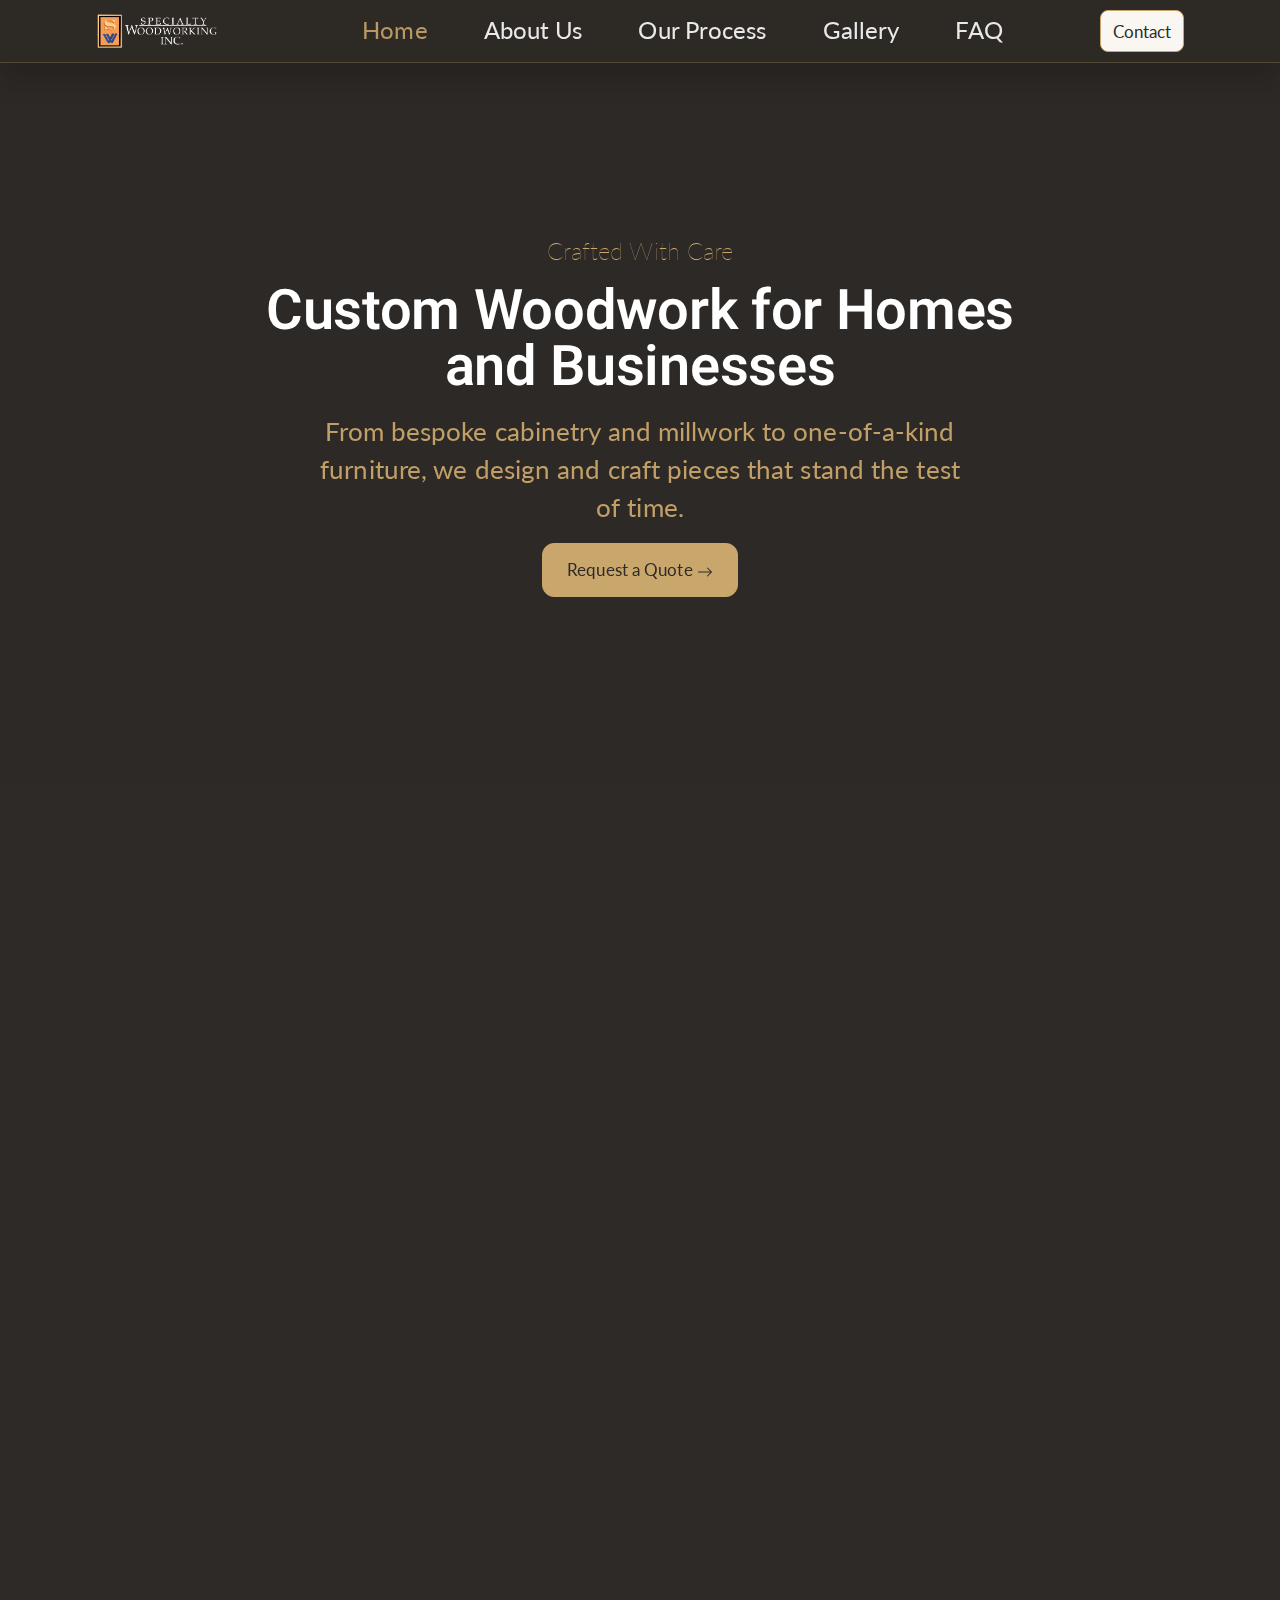
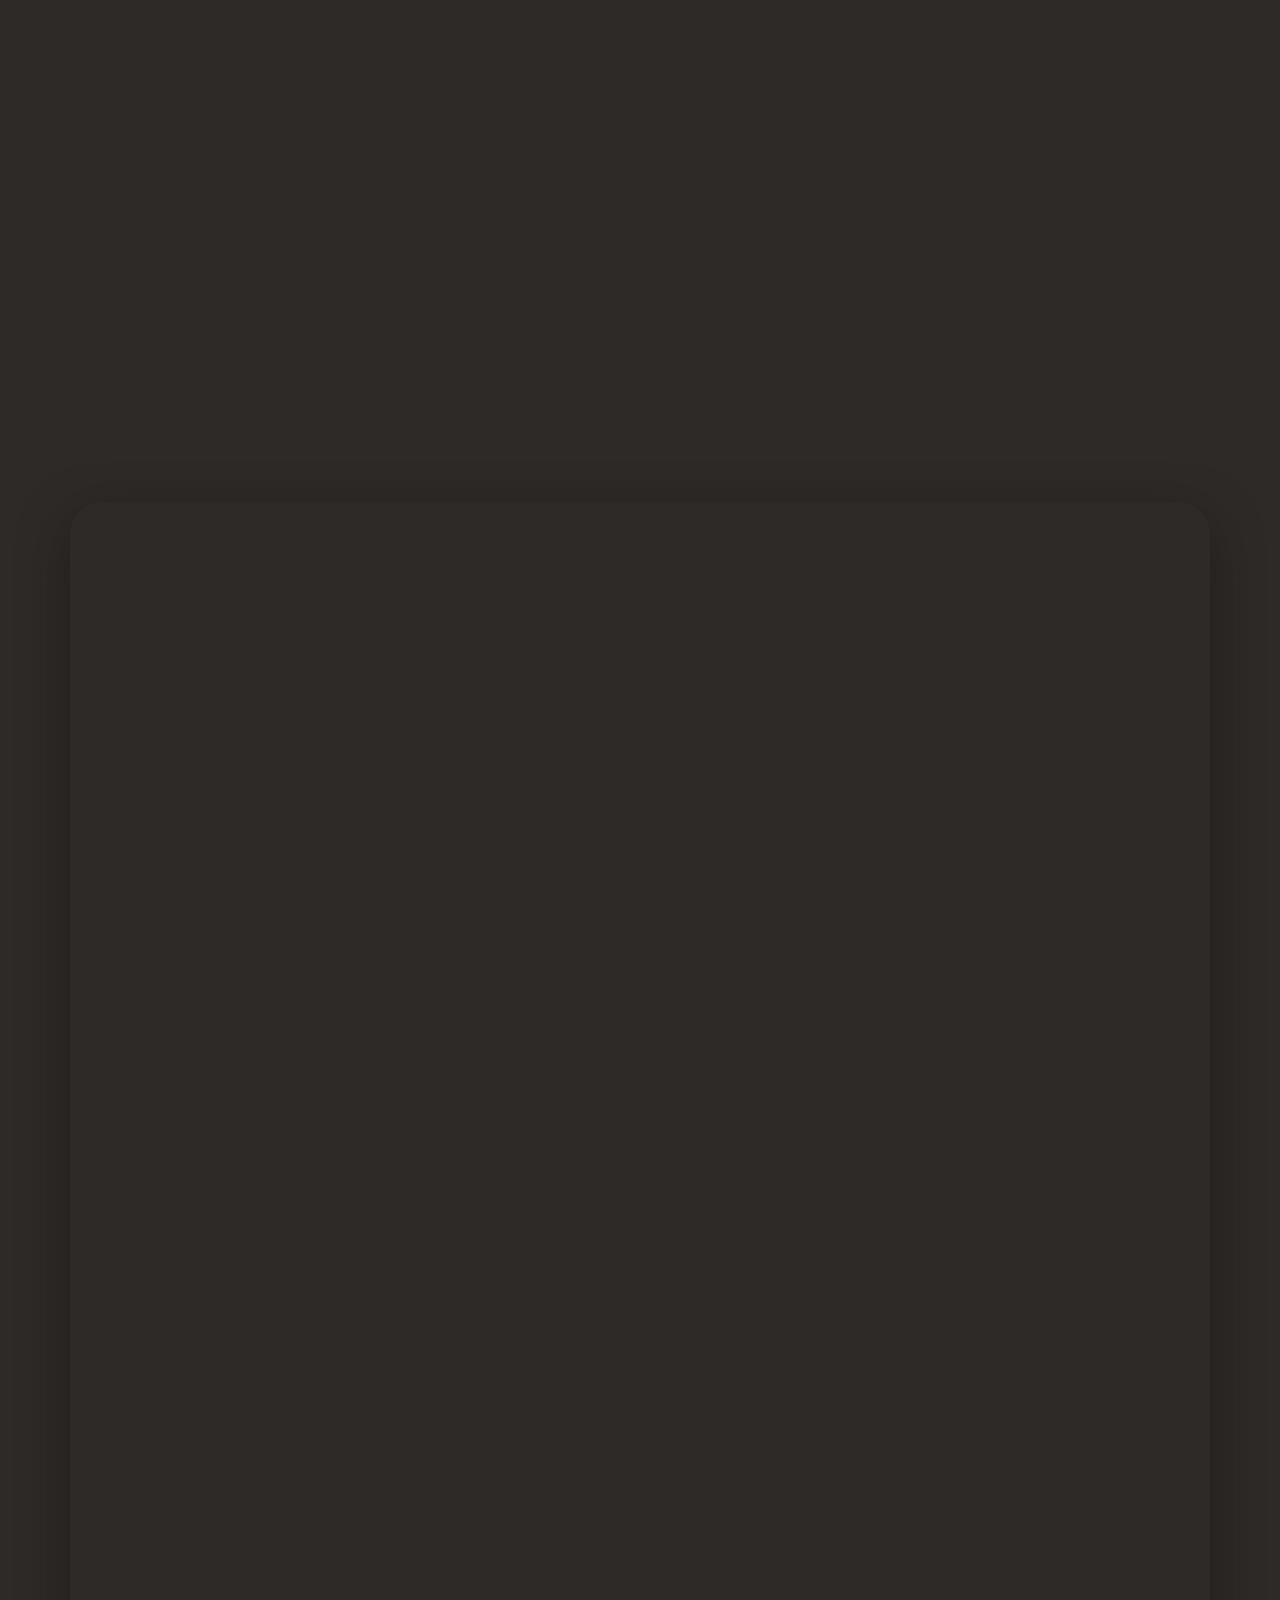
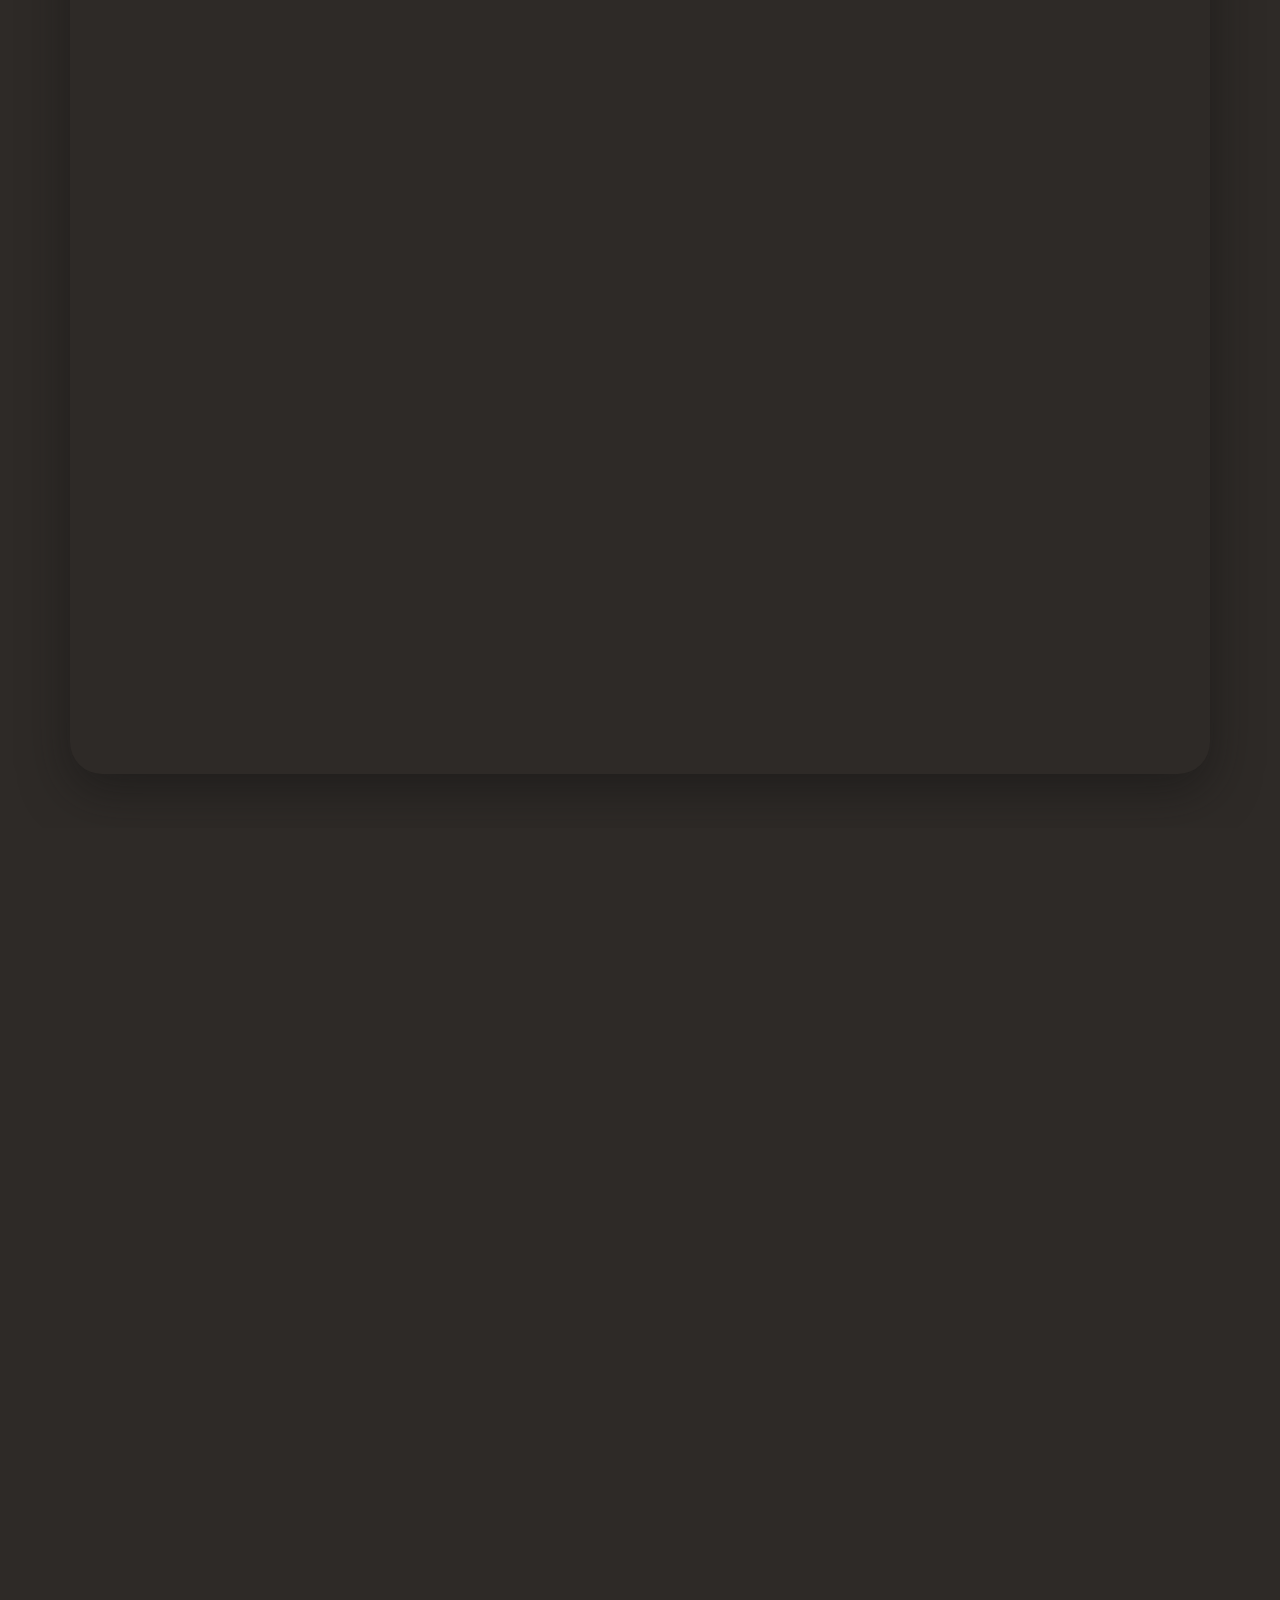
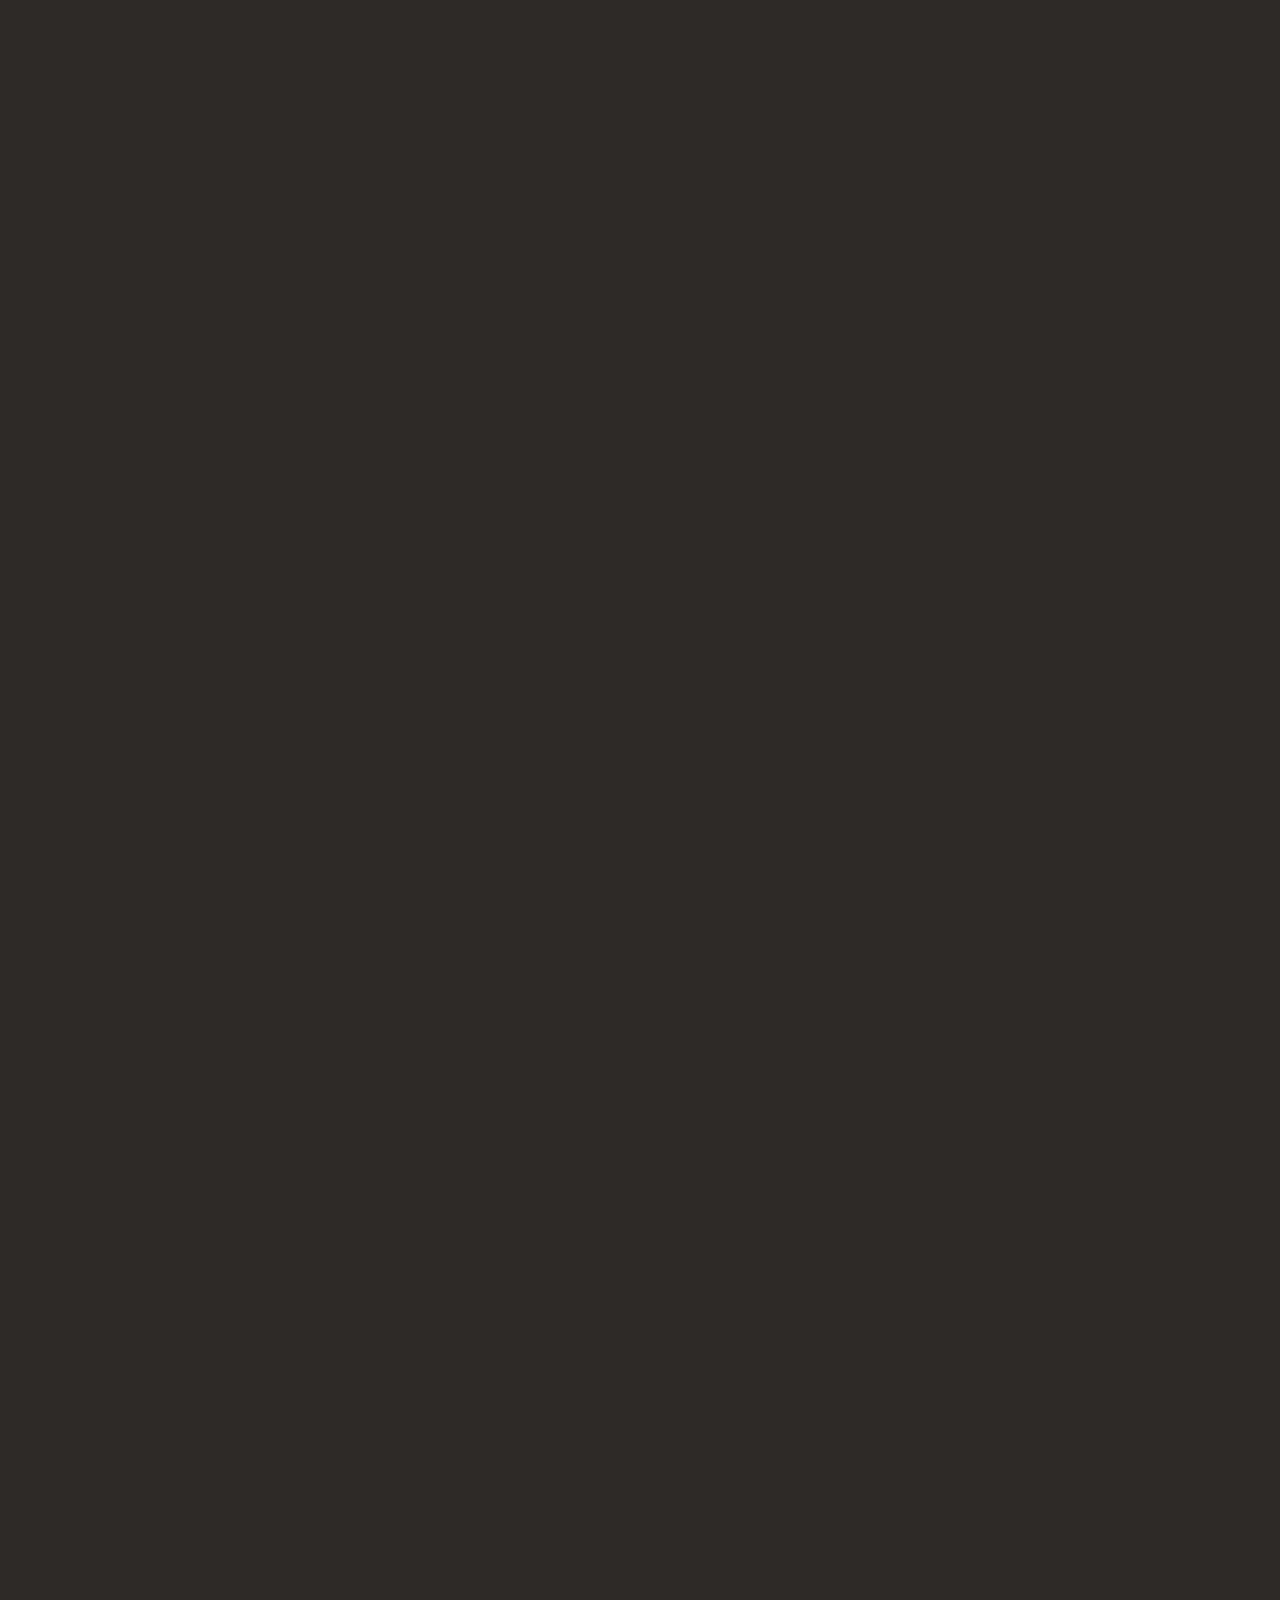
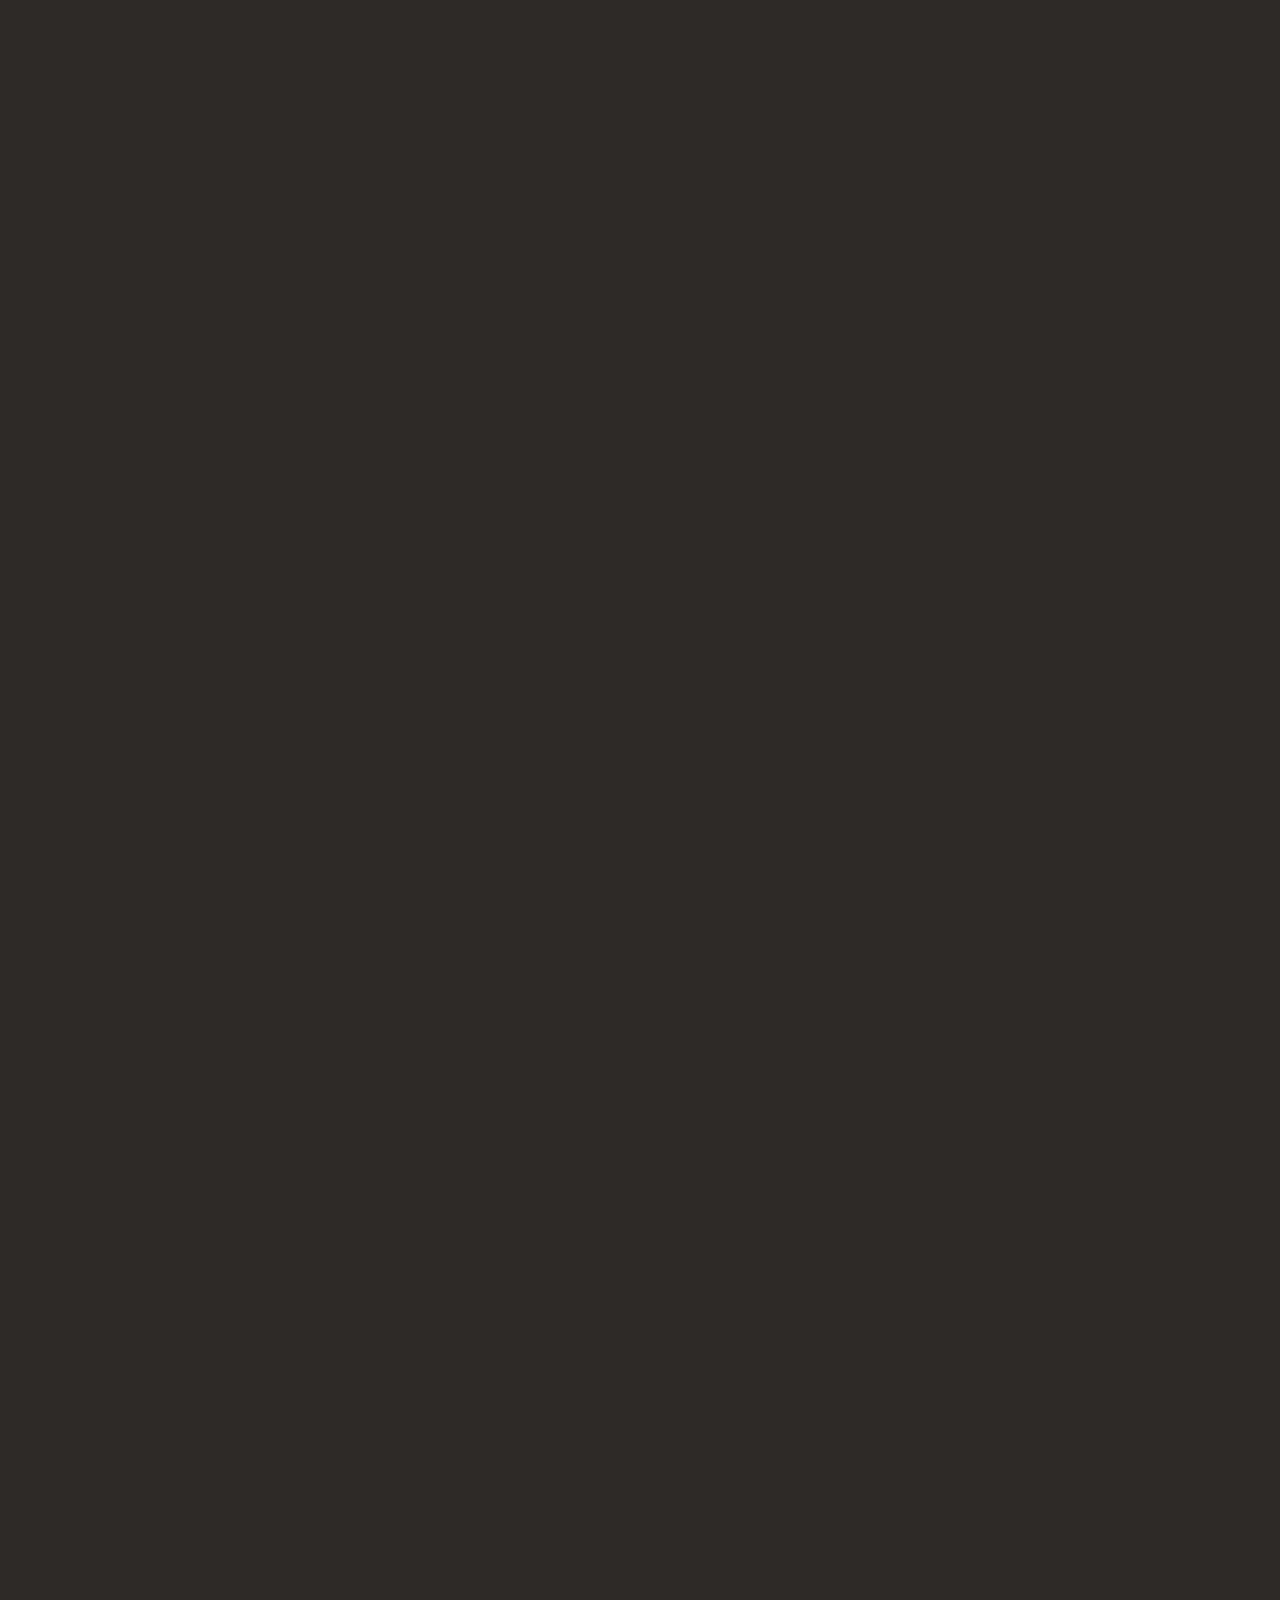
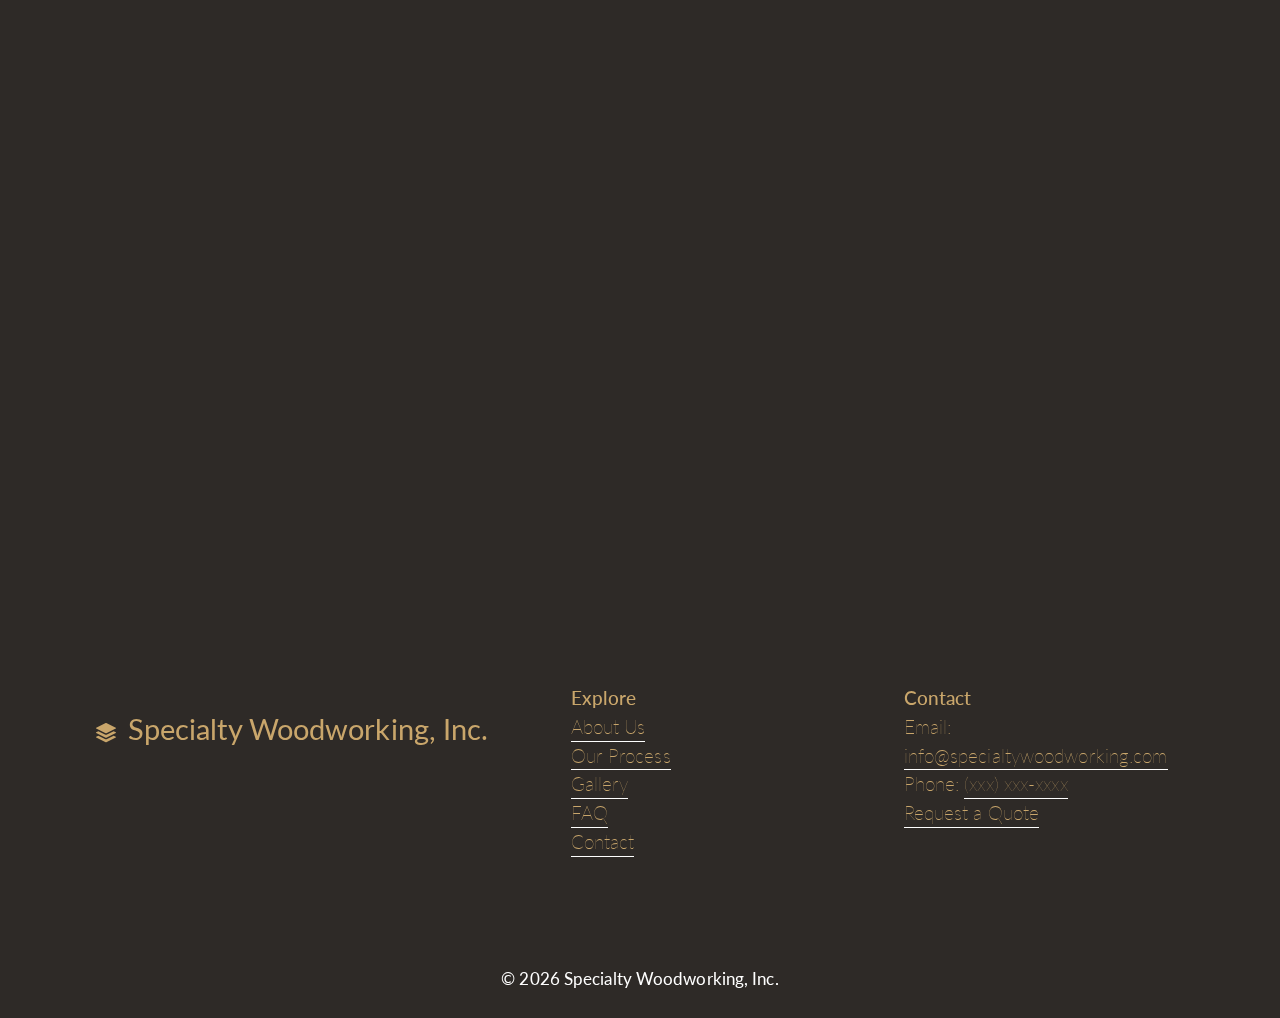
<file: index.html>
<!doctype html>
<html class="h-100" lang="en">

  <head>
      <meta charset="utf-8">
  <meta name="viewport" content="width=device-width,initial-scale=1,shrink-to-fit=no">
  <meta name="description" content="A well made and handcrafted Bootstrap 5 template">
  <link rel="apple-touch-icon" sizes="180x180" href="img/apple-touch-icon.png">
  <link rel="icon" type="image/png" sizes="32x32" href="img/favicon-32x32.png">
  <link rel="icon" type="image/png" sizes="16x16" href="img/favicon-16x16.png">
  <link rel="icon" type="image/png" sizes="96x96" href="img/favicon.png">
  <meta name="author" content="Holger Koenemann">
  <meta name="generator" content="Eleventy v2.0.0">
  <meta name="HandheldFriendly" content="true">
  <title>Specialty Woodworking, Inc. | Custom Woodwork & Millwork</title>
  <link rel="preconnect" href="https://fonts.googleapis.com">
  <link rel="preconnect" href="https://fonts.gstatic.com" crossorigin>
  <link href="https://fonts.googleapis.com/css2?family=Heebo:wght@400;600;700&family=Lato:wght@400;700;900&display=swap" rel="stylesheet">
  <link rel="stylesheet" href="css/theme.min.css">
  <link rel="stylesheet" href="css/custom.css">

   <style>

/* inter-300 - latin */
@font-face {
  font-family: 'Inter';
  font-style: normal;
  font-weight: 300;
  font-display: swap;
  src: local(''),
       url('fonts/inter-v12-latin-300.woff2') format('woff2'), /* Chrome 26+, Opera 23+, Firefox 39+ */
       url('fonts/inter-v12-latin-300.woff') format('woff'); /* Chrome 6+, Firefox 3.6+, IE 9+, Safari 5.1+ */
}

/* inter-400 - latin */
@font-face {
  font-family: 'Inter';
  font-style: normal;
  font-weight: 400;
  font-display: swap;
  src: local(''),
       url('fonts/inter-v12-latin-regular.woff2') format('woff2'), /* Chrome 26+, Opera 23+, Firefox 39+ */
       url('fonts/inter-v12-latin-regular.woff') format('woff'); /* Chrome 6+, Firefox 3.6+, IE 9+, Safari 5.1+ */
}

@font-face {
  font-family: 'Inter';
  font-style: normal;
  font-weight: 500;
  font-display: swap;
  src: local(''),
       url('fonts/inter-v12-latin-500.woff2') format('woff2'), /* Chrome 26+, Opera 23+, Firefox 39+ */
       url('fonts/inter-v12-latin-500.woff') format('woff'); /* Chrome 6+, Firefox 3.6+, IE 9+, Safari 5.1+ */
}
@font-face {
  font-family: 'Inter';
  font-style: normal;
  font-weight: 700;
  font-display: swap;
  src: local(''),
       url('fonts/inter-v12-latin-700.woff2') format('woff2'), /* Chrome 26+, Opera 23+, Firefox 39+ */
       url('fonts/inter-v12-latin-700.woff') format('woff'); /* Chrome 6+, Firefox 3.6+, IE 9+, Safari 5.1+ */
}

</style>


  </head>

  <body class="bg-black text-white mt-0" data-bs-spy="scroll" data-bs-target="#navScroll">

    <nav id="navScroll" class="navbar navbar-dark bg-black fixed-top px-vw-5" tabindex="0">
  <div class="container">
    <a class="navbar-brand pe-md-4 col-12 col-md-auto text-center" href="index.html">
      <img src="img/Specialty Woodworking Logo.webp" alt="Specialty Woodworking, Inc." class="brand-logo" />
    </a>

      <ul class="navbar-nav mx-auto mb-2 mb-lg-0 list-group list-group-horizontal">
      <li class="nav-item">
  <a class="nav-link fs-5 active" href="index.html" aria-label="Homepage">
    Home
  </a>
</li>
<li class="nav-item">
  <a class="nav-link fs-5" href="about.html" aria-label="About Specialty Woodworking">
    About Us
  </a>
</li>
<li class="nav-item">
  <a class="nav-link fs-5" href="process.html" aria-label="Our Process">
    Our Process
  </a>
</li>
<li class="nav-item">
  <a class="nav-link fs-5" href="gallery.html" aria-label="Project Gallery">
    Gallery
  </a>
</li>
<li class="nav-item">
  <a class="nav-link fs-5" href="faq.html" aria-label="Frequently Asked Questions">
    FAQ
  </a>
</li>

    </ul>
      <a href="contact.html" aria-label="Contact Specialty Woodworking" class="btn btn-light">
        <small>Contact</small>
      </a>
</div>
</nav>

    <main>
      <div class="w-100 overflow-hidden position-relative bg-black text-white" data-aos="fade">
  <div class="position-absolute w-100 h-100 bg-black opacity-75 top-0 start-0"></div>
  <div class="container py-vh-4 position-relative mt-5 px-vw-5 text-center">
  <div class="row d-flex align-items-center justify-content-center py-vh-5">
    <div class="col-12 col-xl-10">
      <span class="h5 text-secondary fw-lighter">Crafted With Care</span>
      <h1 class="display-huge mt-3 mb-3 lh-1">Custom Woodwork for Homes and Businesses</h1>
    </div>
    <div class="col-12 col-xl-8">
      <p class="lead text-secondary">From bespoke cabinetry and millwork to one‑of‑a‑kind furniture, we design and craft pieces that stand the test of time.</p>
    </div>
    <div class="col-12 text-center">
      <a href="contact.html" class="btn btn-xl btn-primary">Request a Quote
        <svg xmlns="http://www.w3.org/2000/svg" width="16" height="16" fill="currentColor" class="bi bi-arrow-right" viewBox="0 0 16 16">
  <path fill-rule="evenodd" d="M1 8a.5.5 0 0 1 .5-.5h11.793l-3.147-3.146a.5.5 0 0 1 .708-.708l4 4a.5.5 0 0 1 0 .708l-4 4a.5.5 0 0 1-.708-.708L13.293 8.5H1.5A.5.5 0 0 1 1 8z"/>
</svg>
</a>
    </div>
  </div>
</div>

</div>

<div class="w-100 position-relative bg-black text-white bg-cover d-flex align-items-center">
  <div class="container-fluid px-vw-5">
    <div class="position-absolute w-100 h-50 bg-dark bottom-0 start-0"></div>
    <div class="row d-flex align-items-center position-relative justify-content-center px-0 g-5">
      <div class="col-12 col-lg-6">
        <img src="img/webp/abstract18.webp" width="2280" height="1732" alt="abstract image" class="img-fluid position-relative rounded-5 shadow" data-aos="fade-up">
      </div>
      <div class="col-12 col-md-6 col-lg-3">
        <img src="img/webp/abstract6.webp" width="1116" height="1578" alt="abstract image" class="img-fluid position-relative rounded-5 shadow" data-aos="fade-up" data-aos-duration="2000">
      </div>
      <div class="col-12 col-md-6 col-lg-3">
        <img src="img/webp/abstract9.webp" width="1116" height="848" alt="abstract image" class="img-fluid position-relative rounded-5 shadow" data-aos="fade-up" data-aos-duration="3000">
      </div>
    </div>
  </div>
</div>
<div class="bg-dark">
  <div class="container px-vw-5 py-vh-5">
    <div class="row d-flex align-items-center">
      <div class="col-12 col-lg-7 text-lg-end" data-aos="fade-right">
        <span class="h5 text-secondary fw-lighter">What we do</span>
        <h2 class="display-4">Lorem ipsum dolor sit amet, consetetur sadipscing elitr, sed diam nonumy eirmod tempor invidunt ut labore et dolore magna aliquyam erat, sed diam voluptua.</h2>
      </div>
      <div class="col-12 col-lg-5" data-aos="fade-left">
        <h3 class="pt-5">Product Design & Strategy</h3>
        <p class="text-secondary">Lorem ipsum dolor sit amet, consetetur sadipscing elitr, sed diam nonumy eirmod tempor invidunt ut labore et dolore magna aliquyam erat, sed diam voluptua.<br>
          <a href="#" class="link-fancy link-fancy-light me-2">Tell me more</a>
          <svg xmlns="http://www.w3.org/2000/svg" width="24" height="24" fill="currentColor" class="bi bi-arrow-right-circle" viewBox="0 0 16 16">
  <path fill-rule="evenodd" d="M1 8a7 7 0 1 0 14 0A7 7 0 0 0 1 8zm15 0A8 8 0 1 1 0 8a8 8 0 0 1 16 0zM4.5 7.5a.5.5 0 0 0 0 1h5.793l-2.147 2.146a.5.5 0 0 0 .708.708l3-3a.5.5 0 0 0 0-.708l-3-3a.5.5 0 1 0-.708.708L10.293 7.5H4.5z"/>
</svg>
</p>
        <h3 class="border-top border-secondary pt-5 mt-5">Development & Engineering</h3>
        <p class="text-secondary">Lorem ipsum dolor sit amet, consetetur sadipscing elitr, sed diam nonumy eirmod tempor invidunt ut labore et dolore magna aliquyam erat, sed diam voluptua.<br>
          <a href="#" class="link-fancy link-fancy-light me-2">Tell me more</a>
          <svg xmlns="http://www.w3.org/2000/svg" width="24" height="24" fill="currentColor" class="bi bi-arrow-right-circle" viewBox="0 0 16 16">
  <path fill-rule="evenodd" d="M1 8a7 7 0 1 0 14 0A7 7 0 0 0 1 8zm15 0A8 8 0 1 1 0 8a8 8 0 0 1 16 0zM4.5 7.5a.5.5 0 0 0 0 1h5.793l-2.147 2.146a.5.5 0 0 0 .708.708l3-3a.5.5 0 0 0 0-.708l-3-3a.5.5 0 1 0-.708.708L10.293 7.5H4.5z"/>
</svg>
</p>
      </div>
    </div>
  </div>
</div>

<div class="bg-black py-vh-3">
  <div class="container bg-black px-vw-5 py-vh-3 rounded-5 shadow">

  <div class="row gx-5">
    <div class="col-12 col-md-6">
      <div class="card bg-transparent mb-5" data-aos="zoom-in-up">
        <div class="bg-dark shadow rounded-5 p-0">
          <img src="img/webp/abstract3.webp" width="582" height="327" alt="abstract image" class="img-fluid rounded-5 no-bottom-radius" loading="lazy">
          <div class="p-5">
            <h2 class="fw-lighter">Ipsum dolor est</h2>
            <p class="pb-4 text-secondary">Lorem ipsum dolor sit amet, consetetur sadipscing elitr, sed diam nonumy eirmod tempor invidunt ut labore et dolore magna aliquyam erat.</p>
            <a href="#" class="link-fancy link-fancy-light">Read more</a>
          </div>
        </div>
      </div>

      <div class="card bg-transparent" data-aos="zoom-in-up">
        <div class="bg-dark shadow rounded-5 p-0">
          <img src="img/webp/abstract2.webp" width="582" height="442" alt="abstract image" class="img-fluid rounded-5 no-bottom-radius" loading="lazy">
          <div class="p-5">
            <h2 class="fw-lighter">Ipsum dolor est</h2>
            <p class="pb-4 text-secondary">Lorem ipsum dolor sit amet, consetetur sadipscing elitr, sed diam nonumy eirmod tempor invidunt ut labore et dolore magna aliquyam erat.</p>
            <a href="#" class="link-fancy link-fancy-light">Read more</a>
          </div>
        </div>
      </div>
    </div>
    <div class="col-12 col-md-6">
      <div class="p-5 pt-0 mt-5" data-aos="fade">
        <span class="h5 text-secondary fw-lighter">What we don´t know</span>
        <h2 class="display-4">There is a lot we don´t know. Here is a small sneak peek</h2>
      </div>
      <div class="card bg-transparent mb-5 mt-5" data-aos="zoom-in-up">
        <div class="bg-dark shadow rounded-5 p-0">
          <img src="img/webp/abstract17.webp" width="582" height="390" alt="abstract image" class="img-fluid rounded-5 no-bottom-radius" loading="lazy">
          <div class="p-5">
            <h2 class="fw-lighter">Ipsum dolor est</h2>
            <p class="pb-4 text-secondary">Lorem ipsum dolor sit amet, consetetur sadipscing elitr, sed diam nonumy eirmod tempor invidunt ut labore et dolore magna aliquyam erat.</p>
            <a href="#" class="link-fancy link-fancy-light">Read more</a>
          </div>
        </div>
      </div>

      <div class="card bg-transparent" data-aos="zoom-in-up">
        <div class="bg-dark shadow rounded-5 p-0">
          <img src="img/webp/abstract4.webp" width="582" height="327" alt="abstract image" class="img-fluid rounded-5 no-bottom-radius" loading="lazy">
          <div class="p-5">
            <h2 class="fw-lighter">Ipsum dolor est</h2>
            <p class="pb-4 text-secondary">Lorem ipsum dolor sit amet, consetetur sadipscing elitr, sed diam nonumy eirmod tempor invidunt ut labore et dolore magna aliquyam erat.</p>
            <a href="#" class="link-fancy link-fancy-light">Read more</a>
          </div>
        </div>
      </div>
    </div>
  </div>

</div>

</div>
<div class="bg-dark position-relative">
  <div class="container px-vw-5 py-vh-5">
    <div class="row d-flex align-items-center">

      <div class="col-12 col-lg-7">
        <img class="img-fluid rounded-5 mb-n5 shadow" src="img/webp/person9.webp" width="512" height="512" alt="a nice person" loading="lazy" data-aos="zoom-in-right">
        <img class="img-fluid rounded-5 ms-5 mb-n5 shadow" src="img/webp/person11.webp" width="512" height="512" alt="another nice person" loading="lazy" data-aos="zoom-in-up">
      </div>
      <div class="col-12 col-lg-5 bg-dark rounded-5 py-5" data-aos="fade">
        <span class="h5 text-secondary fw-lighter">Do you like faces?</span>
        <h2 class="display-4">We constantly adding new images to our website. Does it make sense? No!</h2>
      </div>
    </div>
  </div>
</div>

<div class="bg-black">
<div class="container px-vw-5 py-vh-5">
  <div class="row d-flex align-items-center">
    <div class="col-12 col-lg-5 text-center text-lg-end" data-aos="zoom-in-right">
      <span class="h5 text-secondary fw-lighter">What we charge</span>
      <h2 class="display-4">You get all our knowledge for one simple price</h2>
    </div>
    <div class="col-12 col-lg-7 bg-dark rounded-5 py-vh-3 text-center my-5" data-aos="zoom-in-up">
      <h2 class="display-huge mb-5">
        <span class="fs-4 me-2 fw-light">$</span><span class="border-bottom border-5">499</span><span class="fs-6 fw-light">/day</span></h2>
      <p class="lead text-secondary">Lorem ipsum dolor sit amet, consectetur adipisicing elit, sed do eiusmod tempor incididunt ut labore et dolore magna aliqua. Ut enim ad minim veniam, quis nostrud exercitation ullamco laboris nisi ut aliquip ex ea commodo consequat.</p>
      <a href="#" class="btn btn-xl btn-light">Sign up
        <svg xmlns="http://www.w3.org/2000/svg" width="16" height="16" fill="currentColor" class="bi bi-arrow-right" viewBox="0 0 16 16">
  <path fill-rule="evenodd" d="M1 8a.5.5 0 0 1 .5-.5h11.793l-3.147-3.146a.5.5 0 0 1 .708-.708l4 4a.5.5 0 0 1 0 .708l-4 4a.5.5 0 0 1-.708-.708L13.293 8.5H1.5A.5.5 0 0 1 1 8z"/>
</svg>
</a>
    </div>
  </div>
</div>

</div>
<div class="container-fluid px-vw-5 position-relative" data-aos="fade">
<div class="position-absolute w-100 h-50 bg-black top-0 start-0"></div>
<div class="position-relative py-vh-5 bg-cover bg-center rounded-5" style="background-image: url(img/webp/abstract12.webp)">
  <div class="container bg-black px-vw-5 py-vh-3 rounded-5 shadow">
  <div class="row d-flex align-items-center">

  <div class="col-6 d-flex align-items-center bg-dark shadow rounded-5 p-0" data-aos="zoom-in-up">
    <div class="row d-flex justify-content-center">
      <div class="col-12">
    <img src="img/webp/person103.webp" width="684" height="457" alt="our CEO with some nice numbers" class="img-fluid rounded-5" loading="lazy">
  </div>
  <div class="col-12 col-lg-10 col-xl-8 text-center my-5">
    <p class="lead border-bottom pb-4 border-secondary">"Lorem ipsum dolor sit amet, consetetur sadipscing elitr, sed diam nonumy eirmod tempor invidunt ut labore et dolore magna aliquyam erat, sed diam voluptua. At vero eos et accusam et justo duo dolores et ea rebum. Stet clita kasd gubergren, no sea takimata sanctus est Lorem ipsum dolor sit amet."</p>
    <p class="text-secondary text-center">Jane Doe, CEO</p>
</div>
</div>
</div>
  <div class="col-5 offset-1">
    <span class="h5 text-secondary fw-lighter">The numbers</span>
    <h2 class="display-huge fw-bolder" data-aos="zoom-in-left">+400</h2>
<p class="h4 fw-lighter text-secondary">
    Lorem ipsum dolor sit amet, consetetur sadipscing elitr.
</p>

<h2 class="display-huge fw-bolder border-top border-secondary pt-5 mt-5" data-aos="zoom-in-left">78.981</h2>
<p class="h4 fw-lighter text-secondary">
Lorem ipsum dolor sit amet, consetetur sadipscing elitr.
</p>
<h2 class="display-huge fw-bolder border-top border-secondary pt-5 mt-5" data-aos="zoom-in-left">98%</h2>
<p class="h4 fw-lighter text-secondary">
Lorem ipsum dolor sit amet, consetetur sadipscing elitr.
</p>
</div>
  </div>
</div>

</div>
</div>
<div class="bg-dark py-vh-5">
<div class="container px-vw-5">
  <div class="row d-flex gx-5 align-items-center">
    <div class="col-12 col-lg-6">
      <div class="rounded-5 bg-black p-5 shadow" data-aos="zoom-in-right">
        <div class="fs-1">
          <svg xmlns="http://www.w3.org/2000/svg" width="16" height="16" fill="currentColor" class="bi bi-star-fill" viewBox="0 0 16 16">
  <path d="M3.612 15.443c-.386.198-.824-.149-.746-.592l.83-4.73L.173 6.765c-.329-.314-.158-.888.283-.95l4.898-.696L7.538.792c.197-.39.73-.39.927 0l2.184 4.327 4.898.696c.441.062.612.636.282.95l-3.522 3.356.83 4.73c.078.443-.36.79-.746.592L8 13.187l-4.389 2.256z"/>
</svg>


          <svg xmlns="http://www.w3.org/2000/svg" width="16" height="16" fill="currentColor" class="bi bi-star-fill" viewBox="0 0 16 16">
  <path d="M3.612 15.443c-.386.198-.824-.149-.746-.592l.83-4.73L.173 6.765c-.329-.314-.158-.888.283-.95l4.898-.696L7.538.792c.197-.39.73-.39.927 0l2.184 4.327 4.898.696c.441.062.612.636.282.95l-3.522 3.356.83 4.73c.078.443-.36.79-.746.592L8 13.187l-4.389 2.256z"/>
</svg>


          <svg xmlns="http://www.w3.org/2000/svg" width="16" height="16" fill="currentColor" class="bi bi-star-fill" viewBox="0 0 16 16">
  <path d="M3.612 15.443c-.386.198-.824-.149-.746-.592l.83-4.73L.173 6.765c-.329-.314-.158-.888.283-.95l4.898-.696L7.538.792c.197-.39.73-.39.927 0l2.184 4.327 4.898.696c.441.062.612.636.282.95l-3.522 3.356.83 4.73c.078.443-.36.79-.746.592L8 13.187l-4.389 2.256z"/>
</svg>


          <svg xmlns="http://www.w3.org/2000/svg" width="16" height="16" fill="currentColor" class="bi bi-star-fill" viewBox="0 0 16 16">
  <path d="M3.612 15.443c-.386.198-.824-.149-.746-.592l.83-4.73L.173 6.765c-.329-.314-.158-.888.283-.95l4.898-.696L7.538.792c.197-.39.73-.39.927 0l2.184 4.327 4.898.696c.441.062.612.636.282.95l-3.522 3.356.83 4.73c.078.443-.36.79-.746.592L8 13.187l-4.389 2.256z"/>
</svg>


          <svg xmlns="http://www.w3.org/2000/svg" width="16" height="16" fill="currentColor" class="bi bi-star-fill" viewBox="0 0 16 16">
  <path d="M3.612 15.443c-.386.198-.824-.149-.746-.592l.83-4.73L.173 6.765c-.329-.314-.158-.888.283-.95l4.898-.696L7.538.792c.197-.39.73-.39.927 0l2.184 4.327 4.898.696c.441.062.612.636.282.95l-3.522 3.356.83 4.73c.078.443-.36.79-.746.592L8 13.187l-4.389 2.256z"/>
</svg>


        </div>
        <p class="text-secondary lead">"Lorem ipsum dolor sit amet, consectetur tempor incididunt ut labore et dolore magna aliqua ullamco laboris nisi ut aliquip ex ea commodo consequat."</p>
        <div class="d-flex justify-content-start align-items-center border-top border-secondary pt-3">
          <img src="img/webp/person14.webp" width="96" height="96" class="rounded-circle me-3" alt="a nice person" data-aos="fade" loading="lazy">
          <div>
            <span class="h6 fw-5">Jane Doemunsky</span><br>
            <small class="text-secondary">COO, The Boo Corp.</small>
          </div>
        </div>
      </div>
      <div class="rounded-5 bg-black p-5 shadow mt-5" data-aos="zoom-in-right">
        <div class="fs-1">
          <svg xmlns="http://www.w3.org/2000/svg" width="16" height="16" fill="currentColor" class="bi bi-star-fill" viewBox="0 0 16 16">
  <path d="M3.612 15.443c-.386.198-.824-.149-.746-.592l.83-4.73L.173 6.765c-.329-.314-.158-.888.283-.95l4.898-.696L7.538.792c.197-.39.73-.39.927 0l2.184 4.327 4.898.696c.441.062.612.636.282.95l-3.522 3.356.83 4.73c.078.443-.36.79-.746.592L8 13.187l-4.389 2.256z"/>
</svg>


          <svg xmlns="http://www.w3.org/2000/svg" width="16" height="16" fill="currentColor" class="bi bi-star-fill" viewBox="0 0 16 16">
  <path d="M3.612 15.443c-.386.198-.824-.149-.746-.592l.83-4.73L.173 6.765c-.329-.314-.158-.888.283-.95l4.898-.696L7.538.792c.197-.39.73-.39.927 0l2.184 4.327 4.898.696c.441.062.612.636.282.95l-3.522 3.356.83 4.73c.078.443-.36.79-.746.592L8 13.187l-4.389 2.256z"/>
</svg>


          <svg xmlns="http://www.w3.org/2000/svg" width="16" height="16" fill="currentColor" class="bi bi-star-fill" viewBox="0 0 16 16">
  <path d="M3.612 15.443c-.386.198-.824-.149-.746-.592l.83-4.73L.173 6.765c-.329-.314-.158-.888.283-.95l4.898-.696L7.538.792c.197-.39.73-.39.927 0l2.184 4.327 4.898.696c.441.062.612.636.282.95l-3.522 3.356.83 4.73c.078.443-.36.79-.746.592L8 13.187l-4.389 2.256z"/>
</svg>


          <svg xmlns="http://www.w3.org/2000/svg" width="16" height="16" fill="currentColor" class="bi bi-star-fill" viewBox="0 0 16 16">
  <path d="M3.612 15.443c-.386.198-.824-.149-.746-.592l.83-4.73L.173 6.765c-.329-.314-.158-.888.283-.95l4.898-.696L7.538.792c.197-.39.73-.39.927 0l2.184 4.327 4.898.696c.441.062.612.636.282.95l-3.522 3.356.83 4.73c.078.443-.36.79-.746.592L8 13.187l-4.389 2.256z"/>
</svg>


          <svg xmlns="http://www.w3.org/2000/svg" width="16" height="16" fill="currentColor" class="bi bi-star-half" viewBox="0 0 16 16">
  <path d="M5.354 5.119 7.538.792A.516.516 0 0 1 8 .5c.183 0 .366.097.465.292l2.184 4.327 4.898.696A.537.537 0 0 1 16 6.32a.548.548 0 0 1-.17.445l-3.523 3.356.83 4.73c.078.443-.36.79-.746.592L8 13.187l-4.389 2.256a.52.52 0 0 1-.146.05c-.342.06-.668-.254-.6-.642l.83-4.73L.173 6.765a.55.55 0 0 1-.172-.403.58.58 0 0 1 .085-.302.513.513 0 0 1 .37-.245l4.898-.696zM8 12.027a.5.5 0 0 1 .232.056l3.686 1.894-.694-3.957a.565.565 0 0 1 .162-.505l2.907-2.77-4.052-.576a.525.525 0 0 1-.393-.288L8.001 2.223 8 2.226v9.8z"/>
</svg>

        </div>
        <p class="text-secondary lead">"Lorem ipsum dolor sit amet, consectetur tempor incididunt ut labore et dolore magna aliqua. Ut enim ad minim veniam. quis nostrud exercitation ullamco laboris nisi ut aliquip ex ea commodo consequat."</p>
        <div class="d-flex justify-content-start align-items-center border-top border-secondary pt-3">
          <img src="img/webp/person13.webp" width="96" height="96" class="rounded-circle me-3" alt="a nice person" data-aos="fade" loading="lazy">
          <div>
            <span class="h6 fw-5">Jane Doemunsky</span><br>
            <small class="text-secondary">COO, The Boo Corp.</small>
          </div>
        </div>
      </div>

    </div>
    <div class="col-12 col-lg-6">
      <div class="p-5 pt-0" data-aos="fade">
        <span class="h5 text-secondary fw-lighter">What others have to say</span>
        <h2 class="display-4">Invidunt ut labore et dolore magna aliquyam erat.</h2>
      </div>
      <div class="rounded-5 bg-black p-5 shadow mt-5 gradient" data-aos="zoom-in-left">
        <div class="fs-1">
          <svg xmlns="http://www.w3.org/2000/svg" width="16" height="16" fill="currentColor" class="bi bi-star-fill" viewBox="0 0 16 16">
  <path d="M3.612 15.443c-.386.198-.824-.149-.746-.592l.83-4.73L.173 6.765c-.329-.314-.158-.888.283-.95l4.898-.696L7.538.792c.197-.39.73-.39.927 0l2.184 4.327 4.898.696c.441.062.612.636.282.95l-3.522 3.356.83 4.73c.078.443-.36.79-.746.592L8 13.187l-4.389 2.256z"/>
</svg>


          <svg xmlns="http://www.w3.org/2000/svg" width="16" height="16" fill="currentColor" class="bi bi-star-fill" viewBox="0 0 16 16">
  <path d="M3.612 15.443c-.386.198-.824-.149-.746-.592l.83-4.73L.173 6.765c-.329-.314-.158-.888.283-.95l4.898-.696L7.538.792c.197-.39.73-.39.927 0l2.184 4.327 4.898.696c.441.062.612.636.282.95l-3.522 3.356.83 4.73c.078.443-.36.79-.746.592L8 13.187l-4.389 2.256z"/>
</svg>


          <svg xmlns="http://www.w3.org/2000/svg" width="16" height="16" fill="currentColor" class="bi bi-star-fill" viewBox="0 0 16 16">
  <path d="M3.612 15.443c-.386.198-.824-.149-.746-.592l.83-4.73L.173 6.765c-.329-.314-.158-.888.283-.95l4.898-.696L7.538.792c.197-.39.73-.39.927 0l2.184 4.327 4.898.696c.441.062.612.636.282.95l-3.522 3.356.83 4.73c.078.443-.36.79-.746.592L8 13.187l-4.389 2.256z"/>
</svg>


          <svg xmlns="http://www.w3.org/2000/svg" width="16" height="16" fill="currentColor" class="bi bi-star-fill" viewBox="0 0 16 16">
  <path d="M3.612 15.443c-.386.198-.824-.149-.746-.592l.83-4.73L.173 6.765c-.329-.314-.158-.888.283-.95l4.898-.696L7.538.792c.197-.39.73-.39.927 0l2.184 4.327 4.898.696c.441.062.612.636.282.95l-3.522 3.356.83 4.73c.078.443-.36.79-.746.592L8 13.187l-4.389 2.256z"/>
</svg>


          <svg xmlns="http://www.w3.org/2000/svg" width="16" height="16" fill="currentColor" class="bi bi-star-fill" viewBox="0 0 16 16">
  <path d="M3.612 15.443c-.386.198-.824-.149-.746-.592l.83-4.73L.173 6.765c-.329-.314-.158-.888.283-.95l4.898-.696L7.538.792c.197-.39.73-.39.927 0l2.184 4.327 4.898.696c.441.062.612.636.282.95l-3.522 3.356.83 4.73c.078.443-.36.79-.746.592L8 13.187l-4.389 2.256z"/>
</svg>


        </div>
        <p class="lead">"Consectetur adipisicing elit, sed do eiusmod tempor incididunt ut labore et dolore magna aliqua. Ut enim ad minim veniam, quis nostrud exercitation ullamco laboris nisi ut aliquip ex ea commodo consequat."</p>
        <div class="d-flex justify-content-start align-items-center border-top pt-3">
          <img src="img/webp/person16.webp" width="96" height="96" class="rounded-circle me-3" alt="a nice person" data-aos="fade" loading="lazy">
          <div>
            <span class="h6 fw-5">Jane Doemunsky</span><br>
            <small>COO, The Boo Corp.</small>
          </div>
        </div>
      </div>
    </div>
  </div>
</div>

</div>

    </main>

    <footer class="bg-black border-top border-dark">
  <div class="container py-vh-4 text-secondary fw-lighter">
    <div class="row">
      <div class="col-12 col-lg-5 py-4 text-center text-lg-start">
            <a class="navbar-brand pe-md-4 fs-4 col-12 col-md-auto text-center" href="index.html">
  <svg xmlns="http://www.w3.org/2000/svg" width="20" height="20" fill="currentColor" class="bi bi-stack" viewBox="0 0 16 16">
    <path d="m14.12 10.163 1.715.858c.22.11.22.424 0 .534L8.267 15.34a.598.598 0 0 1-.534 0L.165 11.555a.299.299 0 0 1 0-.534l1.716-.858 5.317 2.659c.505.252 1.1.252 1.604 0l5.317-2.66zM7.733.063a.598.598 0 0 1 .534 0l7.568 3.784a.3.3 0 0 1 0 .535L8.267 8.165a.598.598 0 0 1-.534 0L.165 4.382a.299.299 0 0 1 0-.535L7.733.063z"/>
    <path d="m14.12 6.576 1.715.858c.22.11.22.424 0 .534l-7.568 3.784a.598.598 0 0 1-.534 0L.165 7.968a.299.299 0 0 1 0-.534l1.716-.858 5.317 2.659c.505.252 1.1.252 1.604 0l5.317-2.659z"/>
  </svg>
  <span class="ms-md-1 mt-1 fw-bolder me-md-5">Specialty Woodworking, Inc.</span>
</a>

      </div>
      <div class="col border-end border-dark">
        <span class="h6">Explore</span>
        <ul class="nav flex-column">
          <li class="nav-item"><a href="about.html" class="link-fancy link-fancy-light">About Us</a></li>
          <li class="nav-item"><a href="process.html" class="link-fancy link-fancy-light">Our Process</a></li>
          <li class="nav-item"><a href="gallery.html" class="link-fancy link-fancy-light">Gallery</a></li>
          <li class="nav-item"><a href="faq.html" class="link-fancy link-fancy-light">FAQ</a></li>
          <li class="nav-item"><a href="contact.html" class="link-fancy link-fancy-light">Contact</a></li>
        </ul>
      </div>
      <div class="col">
        <span class="h6">Contact</span>
        <ul class="nav flex-column">
          <li class="nav-item">Email: <a href="mailto:info@specialtywoodworking.com" class="link-fancy link-fancy-light">info@specialtywoodworking.com</a></li>
          <li class="nav-item">Phone: <a href="tel:+1" class="link-fancy link-fancy-light">(xxx) xxx‑xxxx</a></li>
          <li class="nav-item"><a href="contact.html" class="link-fancy link-fancy-light">Request a Quote</a></li>
        </ul>
      </div>
    </div>
  </div>
  <div class="container text-center small py-vh-2 border-top border-dark">© <span id="year"></span> Specialty Woodworking, Inc.</div>
</footer>








<script src="js/bootstrap.bundle.min.js"></script>
<script>
  document.getElementById('year').textContent = new Date().getFullYear();
  const header = document.querySelector(".navbar");
  if (header) header.classList.add('shadow-sm');
</script>
<script src="js/aos.js"></script>
<script>
AOS.init({
 duration: 800, // values from 0 to 3000, with step 50ms
});
</script>
<script>
  let scrollpos = window.scrollY
  const header = document.querySelector(".navbar")
  const header_height = header.offsetHeight

  const add_class_on_scroll = () => header.classList.add("scrolled", "shadow-sm")
  const remove_class_on_scroll = () => header.classList.remove("scrolled", "shadow-sm")

  window.addEventListener('scroll', function() {
    scrollpos = window.scrollY;

    if (scrollpos >= header_height) { add_class_on_scroll() }
    else { remove_class_on_scroll() }

    console.log(scrollpos)
  })
</script>

  </body>
</html>
</file>
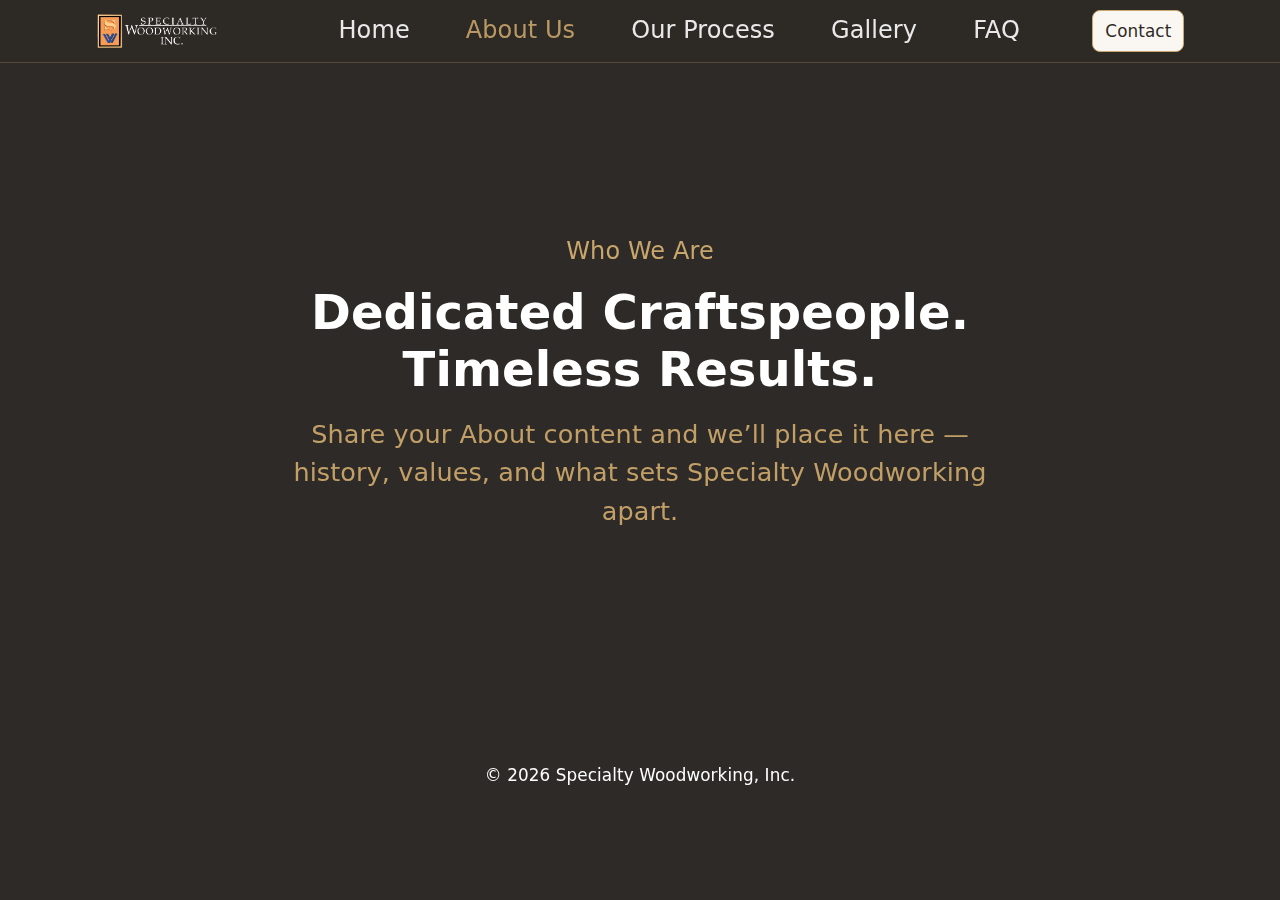
<file: about.html>
<!doctype html>
<html class="h-100" lang="en">
  <head>
    <meta charset="utf-8">
    <meta name="viewport" content="width=device-width,initial-scale=1,shrink-to-fit=no">
    <meta name="description" content="Learn about Specialty Woodworking, Inc. — craftsmanship, values, and team.">
    <link rel="apple-touch-icon" sizes="180x180" href="img/apple-touch-icon.png">
    <link rel="icon" type="image/png" sizes="32x32" href="img/favicon-32x32.png">
    <link rel="icon" type="image/png" sizes="16x16" href="img/favicon-16x16.png">
    <link rel="icon" type="image/png" sizes="96x96" href="img/favicon.png">
    <title>About Us | Specialty Woodworking, Inc.</title>
    <link rel="stylesheet" href="css/theme.min.css">
    <link rel="stylesheet" href="css/custom.css">
  </head>
  <body class="bg-black text-white mt-0" data-bs-spy="scroll" data-bs-target="#navScroll">
    <nav id="navScroll" class="navbar navbar-dark bg-black fixed-top px-vw-5" tabindex="0">
      <div class="container">
        <a class="navbar-brand pe-md-4 col-12 col-md-auto text-center" href="index.html">
          <img src="img/Specialty Woodworking Logo.webp" alt="Specialty Woodworking, Inc." class="brand-logo" />
        </a>
        <ul class="navbar-nav mx-auto mb-2 mb-lg-0 list-group list-group-horizontal">
          <li class="nav-item"><a class="nav-link fs-5" href="index.html">Home</a></li>
          <li class="nav-item"><a class="nav-link fs-5 active" href="about.html">About Us</a></li>
          <li class="nav-item"><a class="nav-link fs-5" href="process.html">Our Process</a></li>
          <li class="nav-item"><a class="nav-link fs-5" href="gallery.html">Gallery</a></li>
          <li class="nav-item"><a class="nav-link fs-5" href="faq.html">FAQ</a></li>
        </ul>
        <a href="contact.html" class="btn btn-light"><small>Contact</small></a>
      </div>
    </nav>
    <main>
      <div class="container py-vh-5 mt-5">
        <div class="row d-flex justify-content-center py-vh-4">
          <div class="col-12 col-lg-10 col-xl-8 text-center">
            <span class="h5 text-secondary fw-lighter">Who We Are</span>
            <h1 class="display-3 fw-bold mt-3">Dedicated Craftspeople. Timeless Results.</h1>
            <p class="lead text-secondary mt-3">Share your About content and we’ll place it here — history, values, and what sets Specialty Woodworking apart.</p>
          </div>
        </div>
      </div>
    </main>
    <footer class="bg-black border-top border-dark">
      <div class="container text-center small py-vh-2">© <span id="year"></span> Specialty Woodworking, Inc.</div>
    </footer>
    <script src="js/bootstrap.bundle.min.js"></script>
    <script>document.getElementById('year').textContent = new Date().getFullYear();</script>
  </body>
</html>
</file>
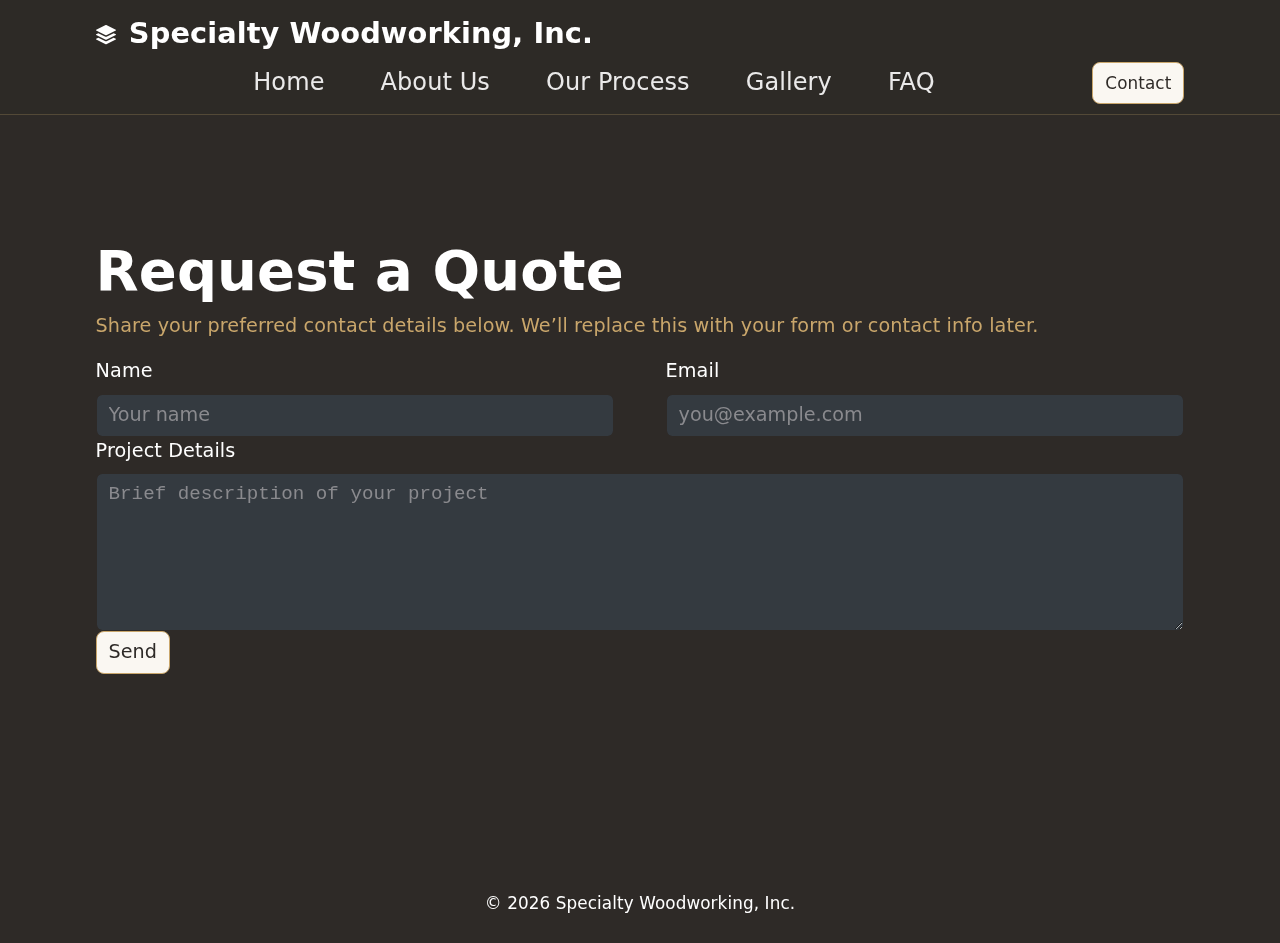
<file: contact.html>
<!doctype html>
<html class="h-100" lang="en">
  <head>
    <meta charset="utf-8">
    <meta name="viewport" content="width=device-width,initial-scale=1,shrink-to-fit=no">
    <meta name="description" content="Contact Specialty Woodworking, Inc. to request a quote.">
    <link rel="apple-touch-icon" sizes="180x180" href="img/apple-touch-icon.png">
    <link rel="icon" type="image/png" sizes="32x32" href="img/favicon-32x32.png">
    <link rel="icon" type="image/png" sizes="16x16" href="img/favicon-16x16.png">
    <link rel="icon" type="image/png" sizes="96x96" href="img/favicon.png">
    <title>Contact | Specialty Woodworking, Inc.</title>
    <link rel="stylesheet" href="css/theme.min.css">
    <link rel="stylesheet" href="css/custom.css">
  </head>
  <body class="bg-black text-white mt-0">
    <nav id="navScroll" class="navbar navbar-dark bg-black fixed-top px-vw-5" tabindex="0">
      <div class="container">
        <a class="navbar-brand pe-md-4 fs-4 col-12 col-md-auto text-center" href="index.html">
          <svg xmlns="http://www.w3.org/2000/svg" width="20" height="20" fill="currentColor" class="bi bi-stack" viewBox="0 0 16 16"><path d="m14.12 10.163 1.715.858c.22.11.22.424 0 .534L8.267 15.34a.598.598 0 0 1-.534 0L.165 11.555a.299.299 0 0 1 0-.534l1.716-.858 5.317 2.659c.505.252 1.1.252 1.604 0l5.317-2.66zM7.733.063a.598.598 0 0 1 .534 0l7.568 3.784a.3.3 0 0 1 0 .535L8.267 8.165a.598.598 0 0 1-.534 0L.165 4.382a.299.299 0 0 1 0-.535L7.733.063z"/><path d="m14.12 6.576 1.715.858c.22.11.22.424 0 .534l-7.568 3.784a.598.598 0 0 1-.534 0L.165 7.968a.299.299 0 0 1 0-.534l1.716-.858 5.317 2.659c.505.252 1.1.252 1.604 0l5.317-2.659z"/></svg>
          <span class="ms-md-1 mt-1 fw-bolder me-md-5">Specialty Woodworking, Inc.</span>
        </a>
        <ul class="navbar-nav mx-auto mb-2 mb-lg-0 list-group list-group-horizontal">
          <li class="nav-item"><a class="nav-link fs-5" href="index.html">Home</a></li>
          <li class="nav-item"><a class="nav-link fs-5" href="about.html">About Us</a></li>
          <li class="nav-item"><a class="nav-link fs-5" href="process.html">Our Process</a></li>
          <li class="nav-item"><a class="nav-link fs-5" href="gallery.html">Gallery</a></li>
          <li class="nav-item"><a class="nav-link fs-5" href="faq.html">FAQ</a></li>
        </ul>
        <a href="contact.html" class="btn btn-light"><small>Contact</small></a>
      </div>
    </nav>
    <main>
      <div class="container py-vh-5 mt-5">
        <div class="row d-flex justify-content-center py-vh-4">
          <div class="col-12 col-lg-8">
            <h1 class="display-4 fw-bold">Request a Quote</h1>
            <p class="text-secondary">Share your preferred contact details below. We’ll replace this with your form or contact info later.</p>
            <form class="row g-3">
              <div class="col-md-6">
                <label class="form-label">Name</label>
                <input type="text" class="form-control bg-gray-800 border-dark" placeholder="Your name">
              </div>
              <div class="col-md-6">
                <label class="form-label">Email</label>
                <input type="email" class="form-control bg-gray-800 border-dark" placeholder="you@example.com">
              </div>
              <div class="col-12">
                <label class="form-label">Project Details</label>
                <textarea class="form-control bg-gray-800 border-dark" rows="5" placeholder="Brief description of your project"></textarea>
              </div>
              <div class="col-12">
                <button type="submit" class="btn btn-light">Send</button>
              </div>
            </form>
          </div>
        </div>
      </div>
    </main>
    <footer class="bg-black border-top border-dark">
      <div class="container text-center small py-vh-2">© <span id="year"></span> Specialty Woodworking, Inc.</div>
    </footer>
    <script src="js/bootstrap.bundle.min.js"></script>
    <script>document.getElementById('year').textContent = new Date().getFullYear();</script>
  </body>
</html>
</file>
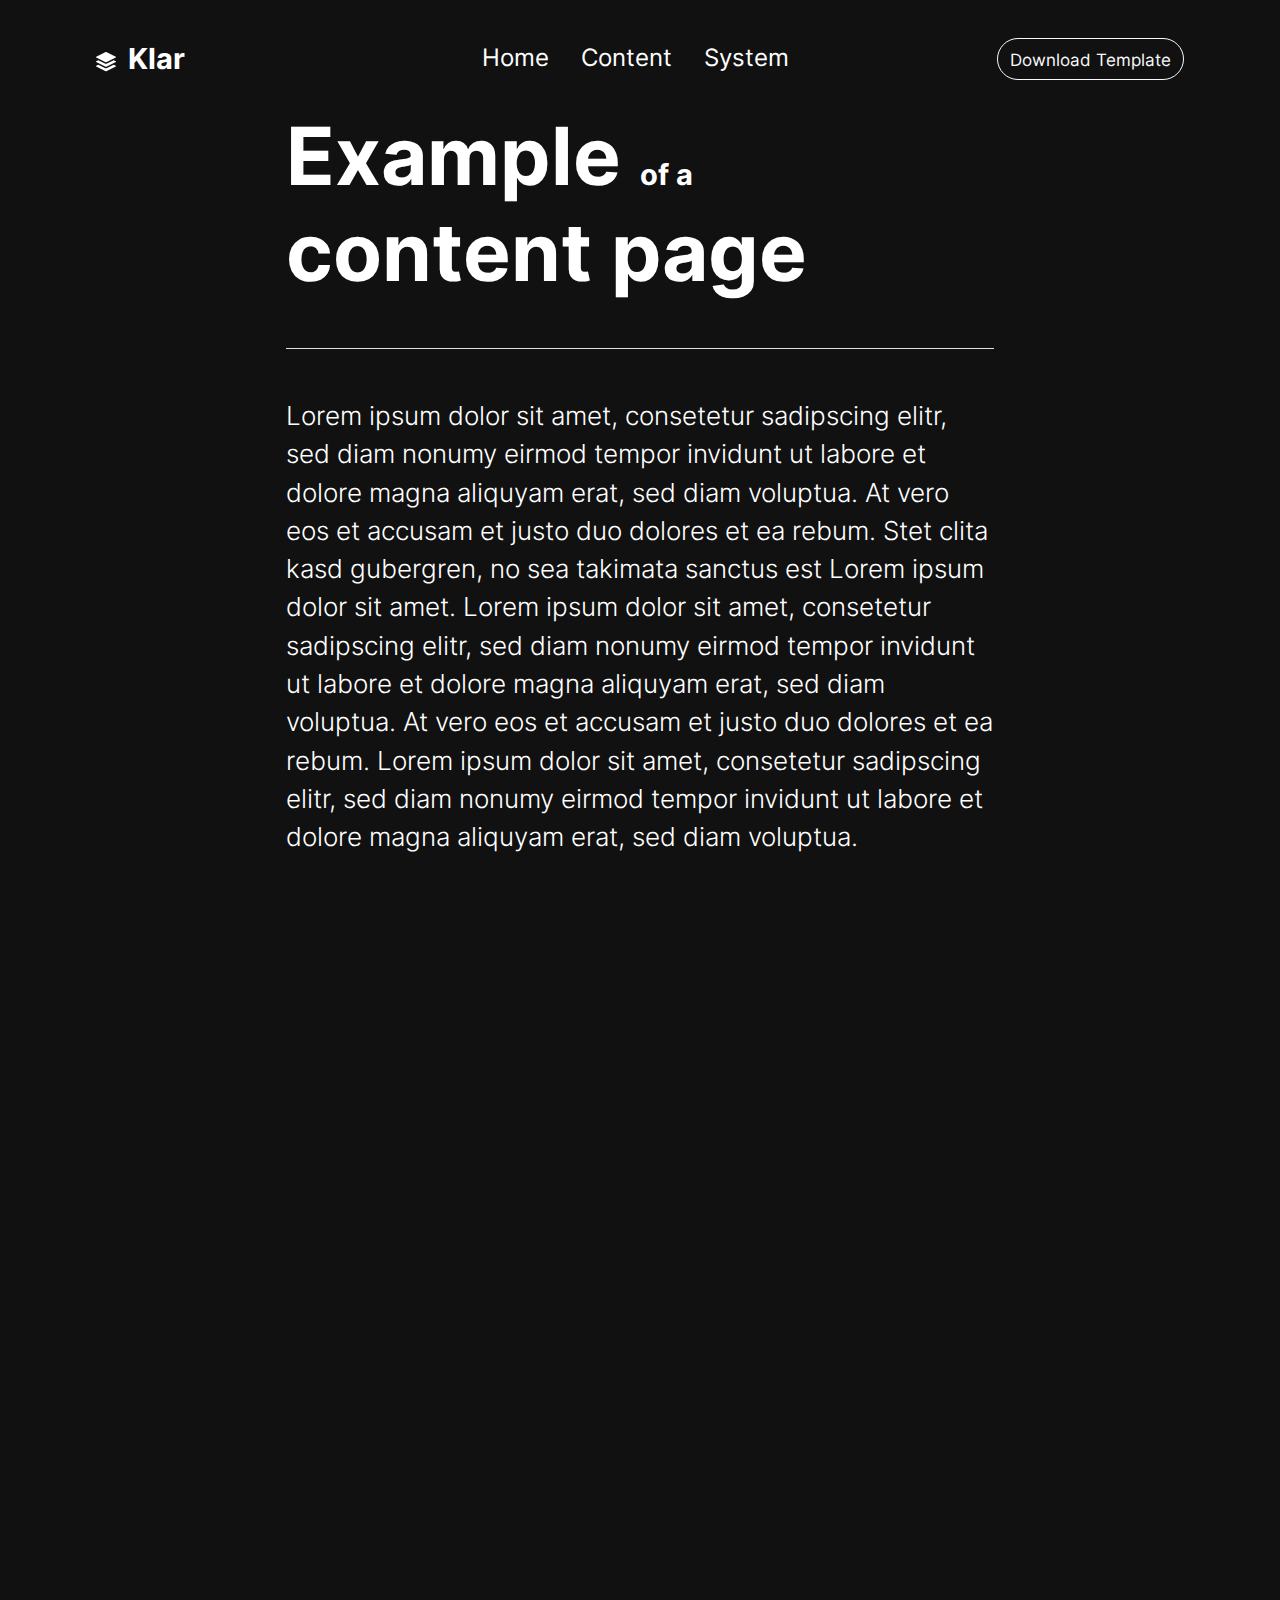
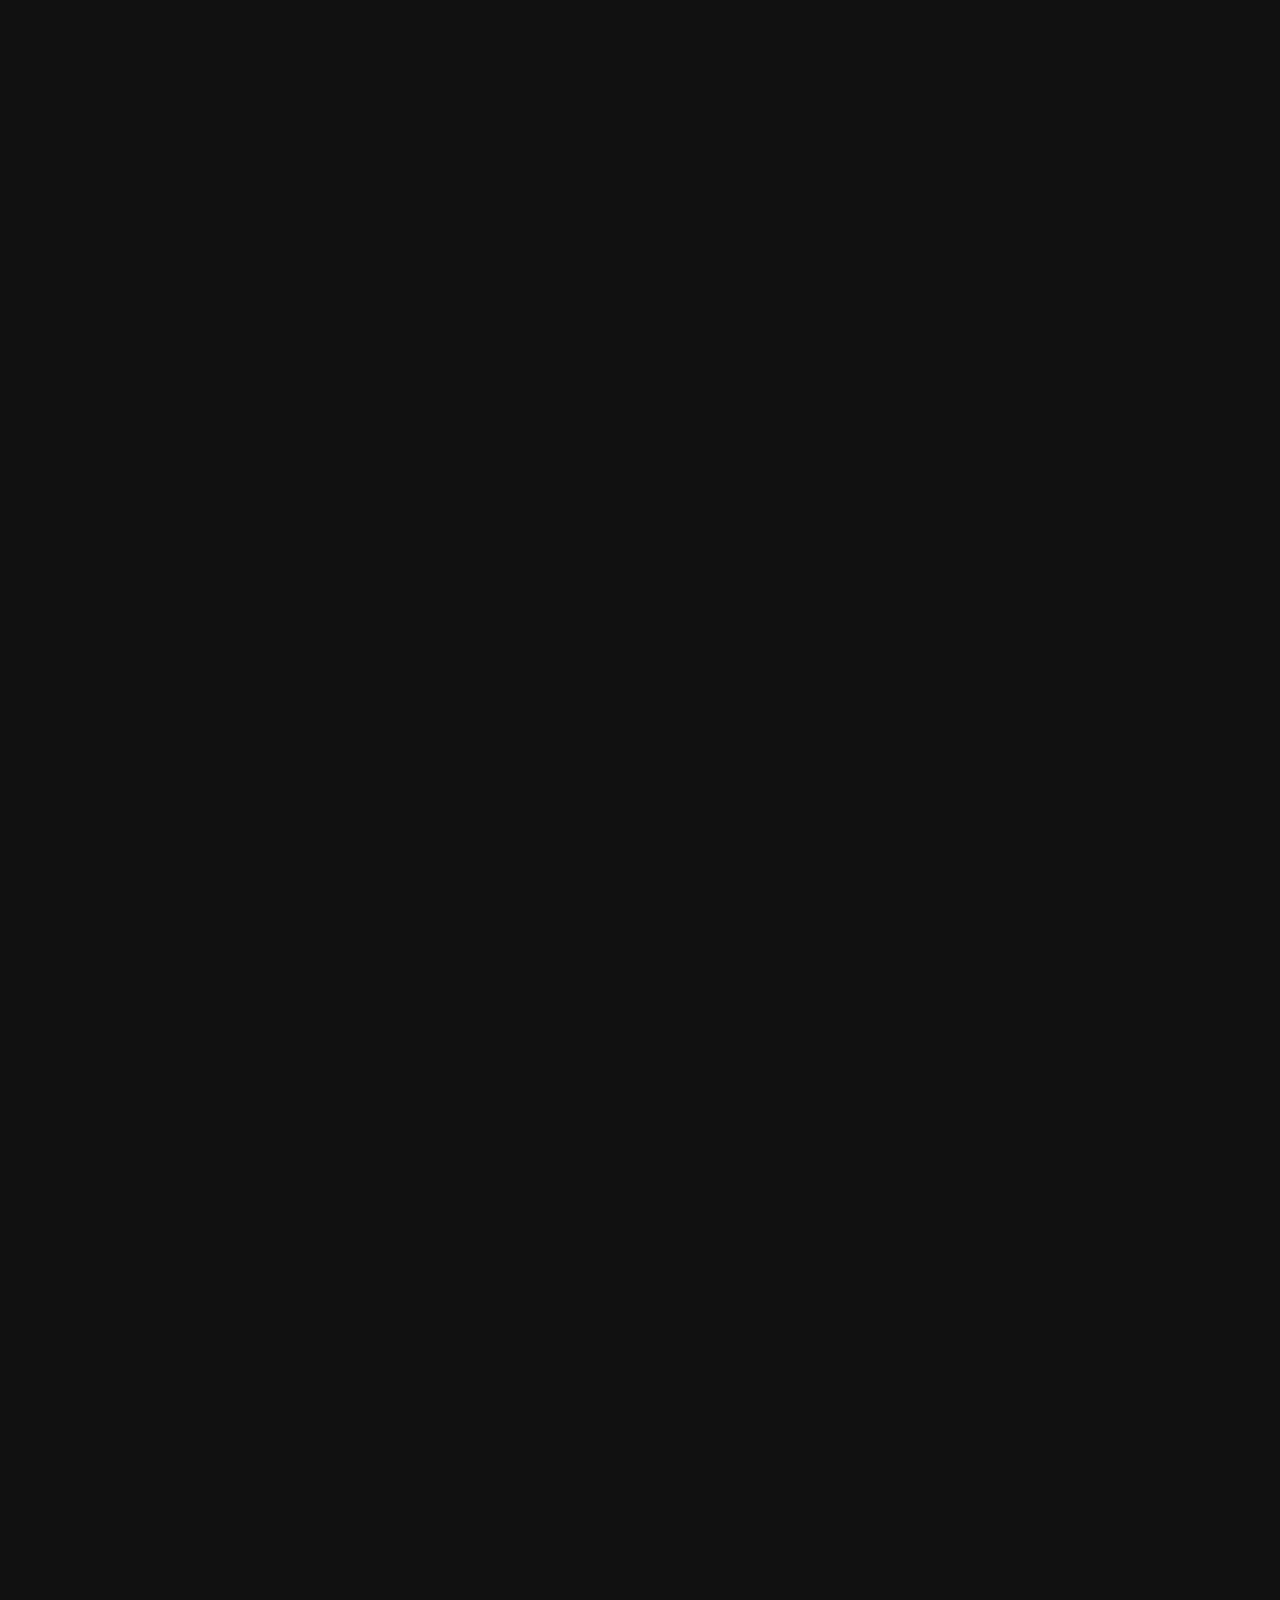
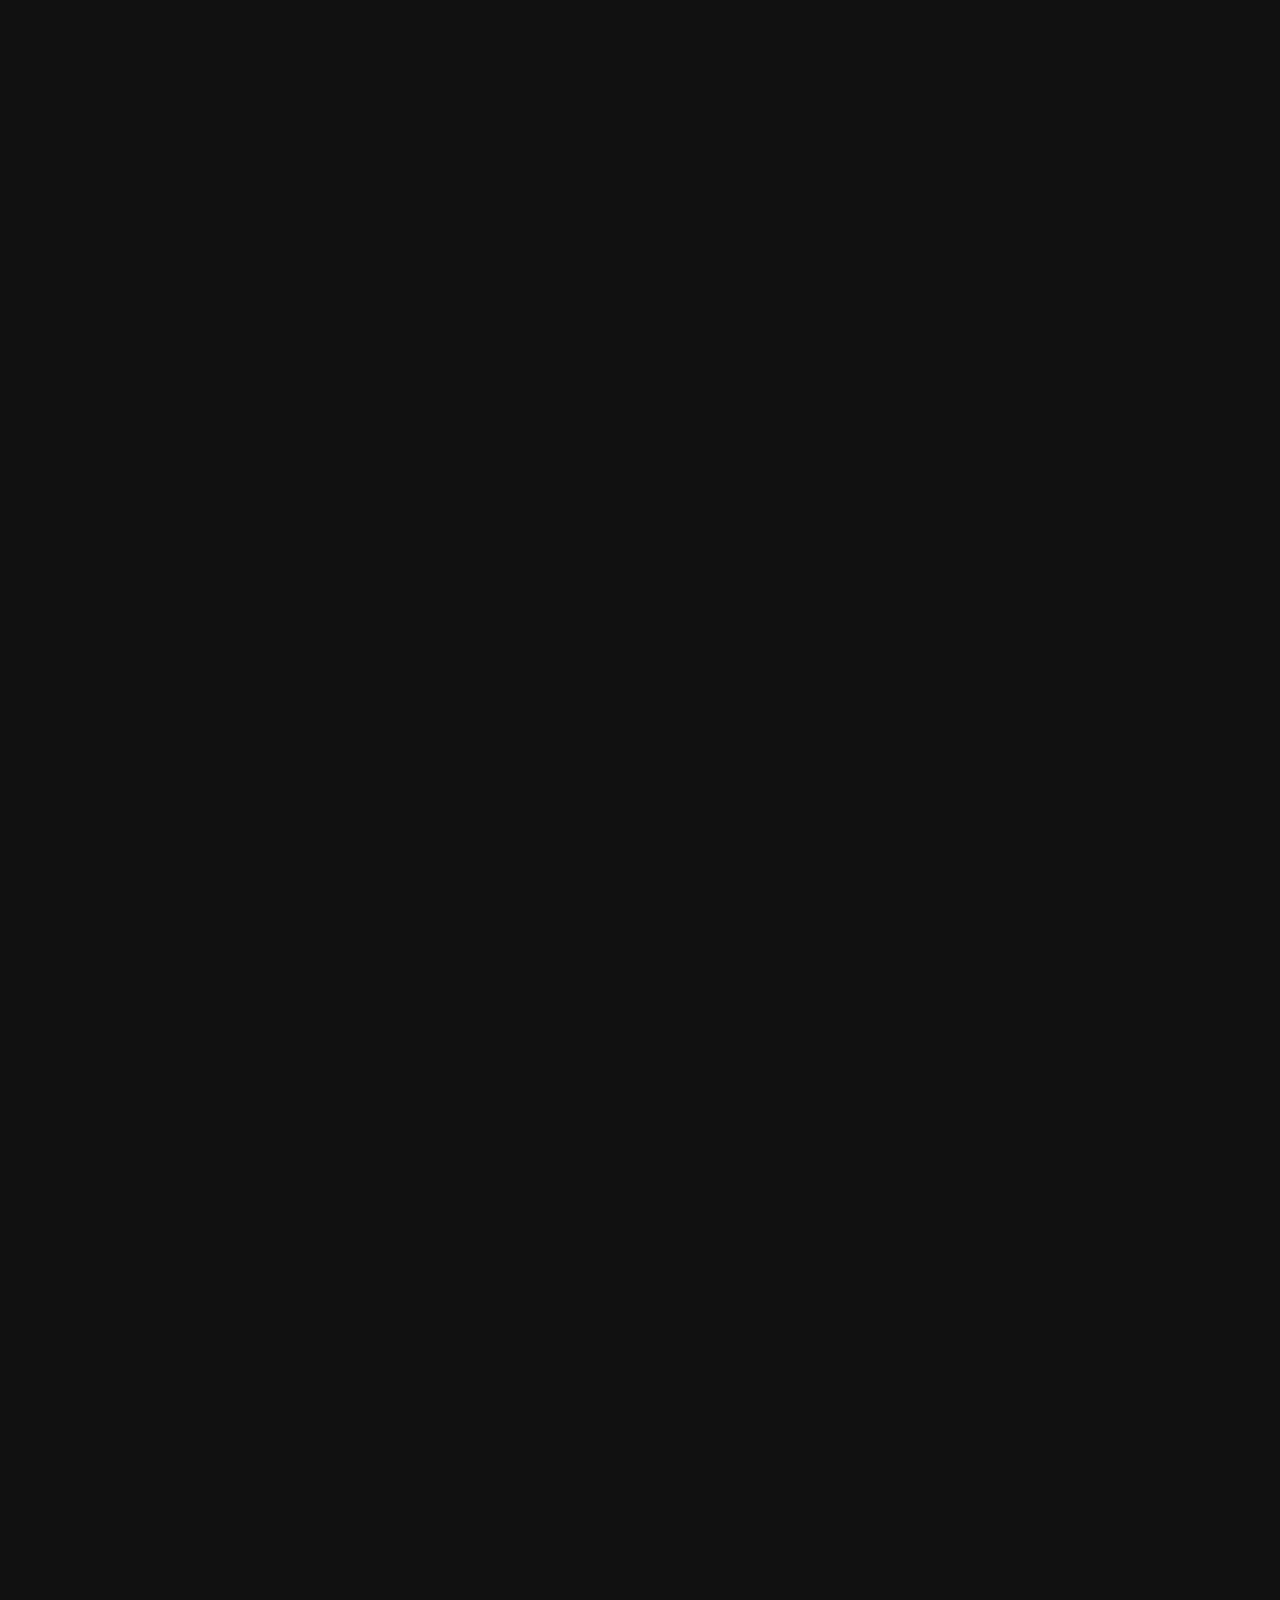
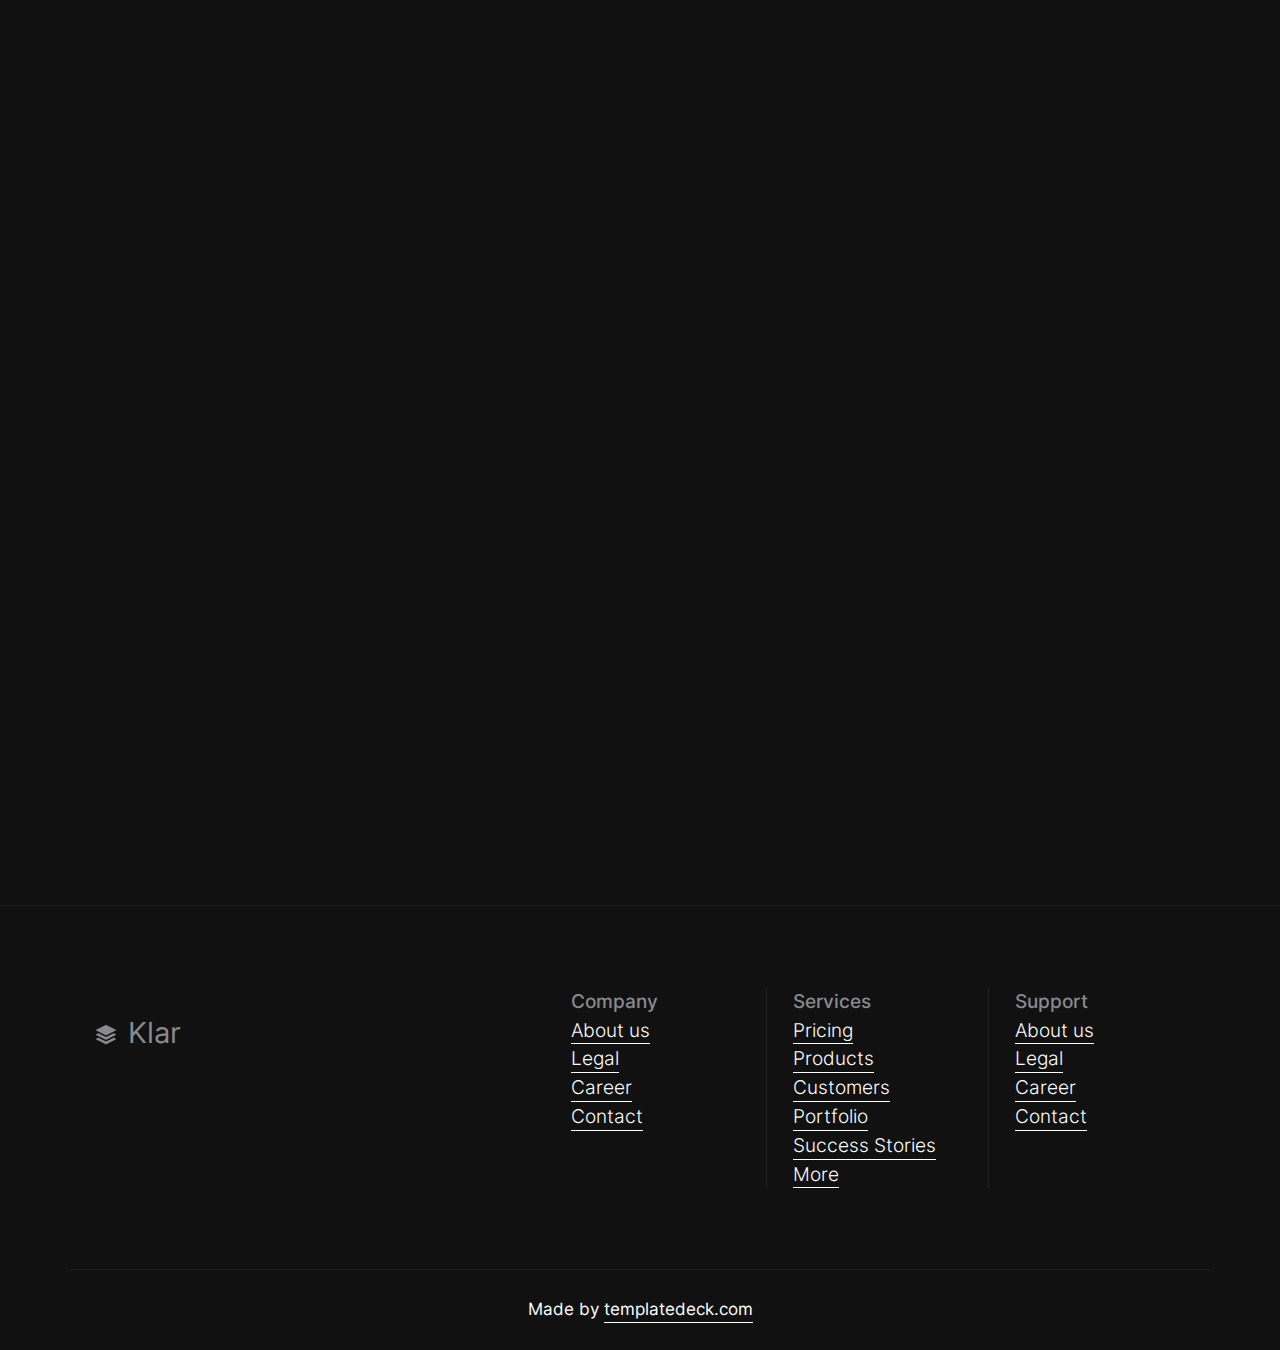
<file: content.html>
<!doctype html>
<html class="h-100" lang="en">

  <head>
      <meta charset="utf-8">
  <meta name="viewport" content="width=device-width,initial-scale=1,shrink-to-fit=no">
  <meta name="description" content="A well made and handcrafted Bootstrap 5 template">
  <link rel="apple-touch-icon" sizes="180x180" href="img/apple-touch-icon.png">
  <link rel="icon" type="image/png" sizes="32x32" href="img/favicon-32x32.png">
  <link rel="icon" type="image/png" sizes="16x16" href="img/favicon-16x16.png">
  <link rel="icon" type="image/png" sizes="96x96" href="img/favicon.png">
  <meta name="author" content="Holger Koenemann">
  <meta name="generator" content="Eleventy v2.0.0">
  <meta name="HandheldFriendly" content="true">
  <title>About</title>
  <link rel="stylesheet" href="css/theme.min.css">

   <style>

/* inter-300 - latin */
@font-face {
  font-family: 'Inter';
  font-style: normal;
  font-weight: 300;
  font-display: swap;
  src: local(''),
       url('fonts/inter-v12-latin-300.woff2') format('woff2'), /* Chrome 26+, Opera 23+, Firefox 39+ */
       url('fonts/inter-v12-latin-300.woff') format('woff'); /* Chrome 6+, Firefox 3.6+, IE 9+, Safari 5.1+ */
}

/* inter-400 - latin */
@font-face {
  font-family: 'Inter';
  font-style: normal;
  font-weight: 400;
  font-display: swap;
  src: local(''),
       url('fonts/inter-v12-latin-regular.woff2') format('woff2'), /* Chrome 26+, Opera 23+, Firefox 39+ */
       url('fonts/inter-v12-latin-regular.woff') format('woff'); /* Chrome 6+, Firefox 3.6+, IE 9+, Safari 5.1+ */
}

@font-face {
  font-family: 'Inter';
  font-style: normal;
  font-weight: 500;
  font-display: swap;
  src: local(''),
       url('fonts/inter-v12-latin-500.woff2') format('woff2'), /* Chrome 26+, Opera 23+, Firefox 39+ */
       url('fonts/inter-v12-latin-500.woff') format('woff'); /* Chrome 6+, Firefox 3.6+, IE 9+, Safari 5.1+ */
}
@font-face {
  font-family: 'Inter';
  font-style: normal;
  font-weight: 700;
  font-display: swap;
  src: local(''),
       url('fonts/inter-v12-latin-700.woff2') format('woff2'), /* Chrome 26+, Opera 23+, Firefox 39+ */
       url('fonts/inter-v12-latin-700.woff') format('woff'); /* Chrome 6+, Firefox 3.6+, IE 9+, Safari 5.1+ */
}

</style>


  </head>

  <body class="bg-black text-white mt-0" data-bs-spy="scroll" data-bs-target="#navScroll">

    <nav id="navScroll" class="navbar navbar-dark bg-black fixed-top px-vw-5" tabindex="0">
  <div class="container">
    <a class="navbar-brand pe-md-4 fs-4 col-12 col-md-auto text-center" href="index.html">
  <svg xmlns="http://www.w3.org/2000/svg" width="20" height="20" fill="currentColor" class="bi bi-stack" viewBox="0 0 16 16">
    <path d="m14.12 10.163 1.715.858c.22.11.22.424 0 .534L8.267 15.34a.598.598 0 0 1-.534 0L.165 11.555a.299.299 0 0 1 0-.534l1.716-.858 5.317 2.659c.505.252 1.1.252 1.604 0l5.317-2.66zM7.733.063a.598.598 0 0 1 .534 0l7.568 3.784a.3.3 0 0 1 0 .535L8.267 8.165a.598.598 0 0 1-.534 0L.165 4.382a.299.299 0 0 1 0-.535L7.733.063z"/>
    <path d="m14.12 6.576 1.715.858c.22.11.22.424 0 .534l-7.568 3.784a.598.598 0 0 1-.534 0L.165 7.968a.299.299 0 0 1 0-.534l1.716-.858 5.317 2.659c.505.252 1.1.252 1.604 0l5.317-2.659z"/>
  </svg>
  <span class="ms-md-1 mt-1 fw-bolder me-md-5">Klar</span>
</a>

      <ul class="navbar-nav mx-auto mb-2 mb-lg-0 list-group list-group-horizontal">
      <li class="nav-item">
  <a class="nav-link fs-5" href="index.html" aria-label="Homepage">
    Home
  </a>
</li>
<li class="nav-item">
  <a class="nav-link fs-5" href="content.html" aria-label="A sample content page">
    Content
  </a>
</li>
<li class="nav-item">
  <a class="nav-link fs-5" href="system.html" aria-label="A system message page">
    System
  </a>
</li>

    </ul>
      <a href="https://templatedeck.com/klar-html-template.html" aria-label="Download this template" class="btn btn-outline-light">
        <small>Download Template</small>
      </a>
</div>
</nav>

    <main>
      <div class="container">
  <div class="row d-flex justify-content-center py-vh-5 pb-0">
    <div class="col-12 col-lg-10 col-xl-8">
      <div class="row">
        <div class="col-12">
          <h1 class="display-1 fw-bold">Example
            <span class="fs-4">of a</span><br>
            content page</h1>
          <p class="lead border-top pt-5 mt-5" data-aos="fade-up">Lorem ipsum dolor sit amet, consetetur sadipscing elitr, sed diam nonumy eirmod tempor invidunt ut labore et dolore magna aliquyam erat, sed diam
            voluptua. At vero eos et accusam et justo duo dolores et ea rebum. Stet clita kasd gubergren, no sea takimata sanctus est Lorem ipsum dolor sit amet. Lorem ipsum dolor sit amet, consetetur sadipscing elitr, sed diam nonumy eirmod tempor invidunt ut
            labore et dolore magna aliquyam erat, sed diam voluptua. At vero eos et accusam et justo duo dolores et ea rebum. Lorem ipsum dolor sit amet, consetetur sadipscing elitr, sed diam nonumy eirmod tempor invidunt ut labore et dolore magna aliquyam erat,
            sed diam voluptua.
          </p>
        </div>
      </div>
    </div>
    <div class="row">
      <div class="col-12 py-vh-2">
      <img src="img/webp/abstract18.webp" width="1446" height="982" alt="abstract image" class="img-fluid position-relative rounded-5 shadow" data-aos="zoom-up">
    </div>
    </div>
        <div class="col-12 col-lg-10 col-xl-8">
      <div class="row d-flex align-items-start" data-aos="fade-right">
        <div class="col-12 col-lg-7">
          <h2 class="h3 mt-5 border-top pt-5">01. Dolor istam est</h2>
          <p class="text-secondary">At vero eos et accusam et justo duo dolores et ea rebum. Stet clita kasd gubergren, no sea takimata sanctus est Lorem ipsum dolor sit amet. Lorem ipsum dolor sit amet, consetetur sadipscing elitr, sed diam nonumy eirmod tempor invidunt ut labore
            et dolore magna aliquyam erat, sed diam voluptua. At vero eos et accusam et justo duo dolores et ea rebum. Stet clita kasd gubergren, no sea takimata sanctus est Lorem ipsum dolor sit amet. Stet clita kasd gubergren, no sea takimata sanctus est Lorem
            ipsum dolor sit amet. Consetetur sadipscing elitr, sed diam nonumy eirmod tempor invidunt ut labore et dolore magna aliquyam erat.</p>
        </div>
        <div class="col-12 col-lg-4 offset-lg-1 bg-gray-900 p-5 mt-5">
          <h3 class="h6">tl;dr</h3>
          <p class="text-secondary">
            Stet clita kasd gubergren, no sea takimata sanctus est Lorem ipsum dolor sit amet. Lorem ipsum dolor sit amet
          </p>
        </div>
      </div>

      <div class="row d-flex align-items-start" data-aos="fade-right">
        <div class="col-12 col-lg-7">
          <h2 class="h3 mt-5 border-top pt-5">02. Lorem ipsum</h2>
          <p class="text-secondary">At vero eos et accusam et justo duo dolores et ea rebum. Stet clita kasd gubergren, no sea takimata sanctus est Lorem ipsum dolor sit amet. Lorem ipsum dolor sit amet, consetetur sadipscing elitr, sed diam nonumy eirmod tempor invidunt ut labore
            et dolore magna aliquyam erat, sed diam voluptua. At vero eos et accusam et justo duo dolores et ea rebum. Stet clita kasd gubergren, no sea takimata sanctus est Lorem ipsum dolor sit amet. Stet clita kasd gubergren, no sea takimata sanctus est Lorem
            ipsum dolor sit amet. Consetetur sadipscing elitr, sed diam nonumy eirmod tempor invidunt ut labore et dolore magna aliquyam erat.</p>
        </div>
        <div class="col-12 col-lg-4 offset-lg-1 bg-gray-900 p-5 mt-5">
          <h3 class="h6">tl;dr</h3>
          <p class="text-secondary">
            Stet clita kasd gubergren, no sea takimata sanctus est Lorem ipsum dolor sit amet. Lorem ipsum dolor sit amet
          </p>
        </div>
      </div>
      <div class="row d-flex align-items-start" data-aos="fade-right">
        <div class="col-12 col-lg-7">
          <h2 class="h3 mt-5 border-top pt-5">03. Dolor sitam est
          </h2>
          <p class="text-secondary">At vero eos et accusam et justo duo dolores et ea rebum. Stet clita kasd gubergren, no sea takimata sanctus est Lorem ipsum dolor sit amet. Lorem ipsum dolor sit amet, consetetur sadipscing elitr, sed diam nonumy eirmod tempor invidunt ut labore
            et dolore magna aliquyam erat, sed diam voluptua. At vero eos et accusam et justo duo dolores et ea rebum. Stet clita kasd gubergren, no sea takimata sanctus est Lorem ipsum dolor sit amet. Stet clita kasd gubergren, no sea takimata sanctus est Lorem
            ipsum dolor sit amet. Consetetur sadipscing elitr, sed diam nonumy eirmod tempor invidunt ut labore et dolore magna aliquyam erat.</p>
        </div>
        <div class="col-12 col-lg-4 offset-lg-1 bg-gray-900 p-5 mt-5">
          <h3 class="h6">tl;dr</h3>
          <p class="text-secondary">
            Et accusam et justo duo dolores et ea rebum. Stet clita kasd gubergren, no sea takimata sanctus est Lorem ipsum dolor sit amet. Lorem ipsum dolor sit amet
          </p>
        </div>
      </div>
      <div class="row d-flex align-items-start" data-aos="fade-right">
        <div class="col-12 col-lg-7">
          <h2 class="h3 mt-5 border-top pt-5">04. Eirmod tempor invidunt</h2>
          <p class="text-secondary">Consetetur sadipscing elitr, sed diam nonumy eirmod tempor invidunt ut labore et dolore magna aliquyam erat. At vero eos et accusam et justo duo dolores et ea rebum. Stet clita kasd gubergren, no sea takimata sanctus est Lorem ipsum dolor sit
            amet. Lorem ipsum dolor sit amet, consetetur sadipscing elitr, sed diam nonumy eirmod tempor invidunt ut labore et dolore magna aliquyam erat, sed diam voluptua. At vero eos et accusam et justo duo dolores et ea rebum. Stet clita kasd gubergren, no
            sea takimata sanctus est Lorem ipsum dolor sit amet. Stet clita kasd gubergren, no sea takimata sanctus est Lorem ipsum dolor sit amet. Consetetur sadipscing elitr, sed diam nonumy eirmod tempor invidunt ut labore et dolore magna aliquyam erat.</p>
        </div>
        <div class="col-12 col-lg-4 offset-lg-1 bg-gray-900 p-5 mt-5">
          <h3 class="h6">tl;dr</h3>
          <p class="text-secondary">
            Stet clita kasd gubergren, no sea takimata sanctus est Lorem ipsum dolor sit amet. Lorem ipsum dolor sit amet
          </p>
        </div>
      </div>
      <div class="row d-flex align-items-start" data-aos="fade-right">
        <div class="col-12 col-lg-7">
          <h2 class="h3 mt-5 border-top pt-5">05. Lorem ipsum</h2>
          <p class="text-secondary">At vero eos et accusam et justo duo dolores et ea rebum. Stet clita kasd gubergren, no sea takimata sanctus est Lorem ipsum dolor sit amet. Lorem ipsum dolor sit amet, consetetur sadipscing elitr, sed diam nonumy eirmod tempor invidunt ut labore
            et dolore magna aliquyam erat, sed diam voluptua. At vero eos et accusam et justo duo dolores et ea rebum. Stet clita kasd gubergren, no sea takimata sanctus est Lorem ipsum dolor sit amet. Stet clita kasd gubergren, no sea takimata sanctus est Lorem
            ipsum dolor sit amet. Consetetur sadipscing elitr, sed diam nonumy eirmod tempor invidunt ut labore et dolore magna aliquyam erat. At vero eos et accusam et justo duo dolores et ea rebum. Stet clita kasd gubergren, no sea takimata sanctus est Lorem
            ipsum dolor sit amet. Stet clita kasd gubergren, no sea takimata sanctus est Lorem ipsum dolor sit amet. Consetetur sadipscing elitr, sed diam nonumy eirmod tempor invidunt ut labore et dolore magna aliquyam erat.</p>
        </div>
        <div class="col-12 col-lg-4 offset-lg-1 bg-gray-900 p-5 mt-5">
          <h3 class="h6">tl;dr</h3>
          <p class="text-secondary">
            Eos et accusam et justo duo dolores et ea rebum. Stet clita kasd gubergren, no sea takimata sanctus est Lorem ipsum dolor sit amet. Lorem ipsum dolor sit amet
          </p>
        </div>
      </div>


    </div>
  </div>
  <div class="row d-flex align-items-start justify-content-center py-vh-3 text-muted" data-aos="fade">
      <div class="col-12 col-lg-10 col-xl-9">
      <div class="p-5 small bg-gray-900">
      <p>*At vero eos et accusam et justo duo dolores et ea rebum. Stet clita kasd gubergren, no sea takimata sanctus est Lorem ipsum dolor sit amet. Lorem ipsum dolor sit amet, consetetur sadipscing elitr, sed diam nonumy eirmod tempor invidunt ut labore
        et dolore magna aliquyam erat, sed diam voluptua. At vero eos et accusam et justo duo dolores et ea rebum. Stet clita kasd gubergren, no sea takimata sanctus est Lorem ipsum dolor sit amet. Stet clita kasd gubergren, no sea takimata sanctus est Lorem
        ipsum dolor sit amet. Consetetur sadipscing elitr, sed diam nonumy eirmod tempor invidunt ut labore et dolore magna aliquyam erat. At vero eos et accusam et justo duo dolores et ea rebum. Stet clita kasd gubergren, no sea takimata sanctus est Lorem
        ipsum dolor sit amet. Stet clita kasd gubergren, no sea takimata sanctus est Lorem ipsum dolor sit amet. Consetetur sadipscing elitr, sed diam nonumy eirmod tempor invidunt ut labore et dolore magna aliquyam erat.</p>
    </div>
    </div>
  </div>
</div>

    </main>

    <footer class="bg-black border-top border-dark">
  <div class="container py-vh-4 text-secondary fw-lighter">
    <div class="row">
      <div class="col-12 col-lg-5 py-4 text-center text-lg-start">
            <a class="navbar-brand pe-md-4 fs-4 col-12 col-md-auto text-center" href="index.html">
  <svg xmlns="http://www.w3.org/2000/svg" width="20" height="20" fill="currentColor" class="bi bi-stack" viewBox="0 0 16 16">
    <path d="m14.12 10.163 1.715.858c.22.11.22.424 0 .534L8.267 15.34a.598.598 0 0 1-.534 0L.165 11.555a.299.299 0 0 1 0-.534l1.716-.858 5.317 2.659c.505.252 1.1.252 1.604 0l5.317-2.66zM7.733.063a.598.598 0 0 1 .534 0l7.568 3.784a.3.3 0 0 1 0 .535L8.267 8.165a.598.598 0 0 1-.534 0L.165 4.382a.299.299 0 0 1 0-.535L7.733.063z"/>
    <path d="m14.12 6.576 1.715.858c.22.11.22.424 0 .534l-7.568 3.784a.598.598 0 0 1-.534 0L.165 7.968a.299.299 0 0 1 0-.534l1.716-.858 5.317 2.659c.505.252 1.1.252 1.604 0l5.317-2.659z"/>
  </svg>
  <span class="ms-md-1 mt-1 fw-bolder me-md-5">Klar</span>
</a>

      </div>
      <div class="col border-end border-dark">
        <span class="h6">Company</span>
<ul class="nav flex-column">
  <li class="nav-item">
    <a href="#" class="link-fancy link-fancy-light">About us</a>
  </li>
  <li class="nav-item">
    <a href="#" class="link-fancy link-fancy-light">Legal</a>
  </li>

  <li class="nav-item">
    <a href="#" class="link-fancy link-fancy-light">Career</a>
  </li>
  <li class="nav-item">
    <a href="#" class="link-fancy link-fancy-light">Contact</a>
  </li>
</ul>
      </div>
      <div class="col border-end border-dark">
                <span class="h6">Services</span>
                <ul class="nav flex-column">
                  <li class="nav-item">
                    <a href="#" class="link-fancy link-fancy-light">Pricing</a>
                  </li>
                  <li class="nav-item">
                    <a href="#" class="link-fancy link-fancy-light">Products</a>
                  </li>

                  <li class="nav-item">
                    <a href="#" class="link-fancy link-fancy-light">Customers</a>
                  </li>
                  <li class="nav-item">
                    <a href="#" class="link-fancy link-fancy-light">Portfolio</a>
                  </li>
                  <li class="nav-item">
                    <a href="#" class="link-fancy link-fancy-light">Success Stories</a>
                  </li>
                  <li class="nav-item">
                    <a href="#" class="link-fancy link-fancy-light">More</a>
                  </li>
                </ul>
      </div>
      <div class="col">
                <span class="h6">Support</span>
                <ul class="nav flex-column">
                  <li class="nav-item">
                    <a href="#" class="link-fancy link-fancy-light">About us</a>
                  </li>
                  <li class="nav-item">
                    <a href="#" class="link-fancy link-fancy-light">Legal</a>
                  </li>

                  <li class="nav-item">
                    <a href="#" class="link-fancy link-fancy-light">Career</a>
                  </li>
                  <li class="nav-item">
                    <a href="#" class="link-fancy link-fancy-light">Contact</a>
                  </li>
                </ul>
      </div>
    </div>
  </div>
  <div class="container text-center small py-vh-2 border-top border-dark">Made by
    <a href="https://templatedeck.com" class="link-fancy link-fancy-light" target="_blank">templatedeck.com</a>
  </div>
</footer>








<script src="js/bootstrap.bundle.min.js"></script>
<script src="js/aos.js"></script>
<script>
AOS.init({
 duration: 800, // values from 0 to 3000, with step 50ms
});
</script>
<script>
  let scrollpos = window.scrollY
  const header = document.querySelector(".navbar")
  const header_height = header.offsetHeight

  const add_class_on_scroll = () => header.classList.add("scrolled", "shadow-sm")
  const remove_class_on_scroll = () => header.classList.remove("scrolled", "shadow-sm")

  window.addEventListener('scroll', function() {
    scrollpos = window.scrollY;

    if (scrollpos >= header_height) { add_class_on_scroll() }
    else { remove_class_on_scroll() }

    console.log(scrollpos)
  })
</script>

  </body>
</html>
</file>
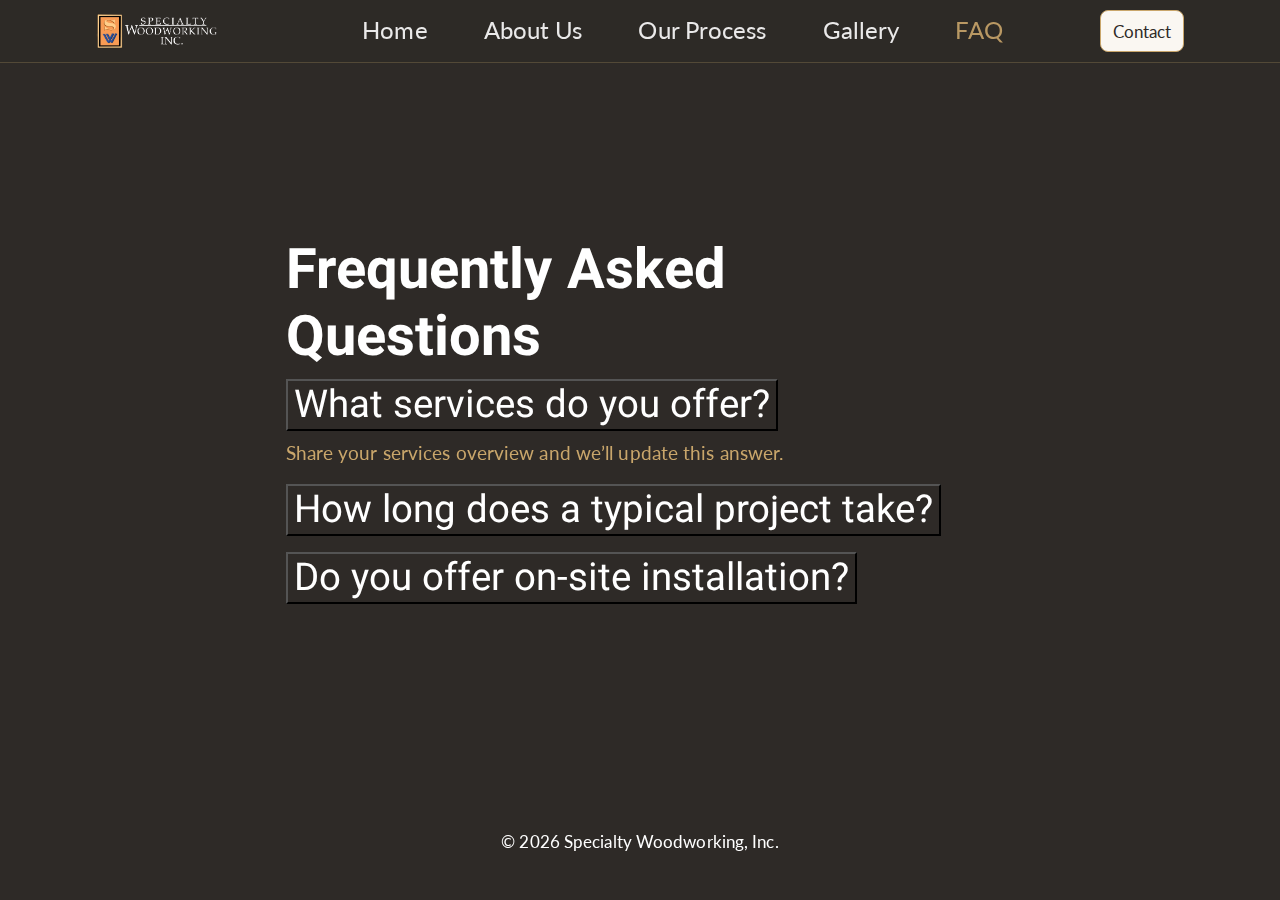
<file: faq.html>
<!doctype html>
<html class="h-100" lang="en">
  <head>
    <meta charset="utf-8">
    <meta name="viewport" content="width=device-width,initial-scale=1,shrink-to-fit=no">
    <meta name="description" content="Answers to frequently asked questions about our services.">
    <link rel="apple-touch-icon" sizes="180x180" href="img/apple-touch-icon.png">
    <link rel="icon" type="image/png" sizes="32x32" href="img/favicon-32x32.png">
    <link rel="icon" type="image/png" sizes="16x16" href="img/favicon-16x16.png">
    <link rel="icon" type="image/png" sizes="96x96" href="img/favicon.png">
    <title>FAQ | Specialty Woodworking, Inc.</title>
    <link rel="preconnect" href="https://fonts.googleapis.com">
    <link rel="preconnect" href="https://fonts.gstatic.com" crossorigin>
    <link href="https://fonts.googleapis.com/css2?family=Heebo:wght@400;600;700&family=Lato:wght@400;700;900&display=swap" rel="stylesheet">
    <link rel="stylesheet" href="css/theme.min.css">
    <link rel="stylesheet" href="css/custom.css">
  </head>
  <body class="bg-black text-white mt-0">
    <nav id="navScroll" class="navbar navbar-dark bg-black fixed-top px-vw-5" tabindex="0">
      <div class="container">
        <a class="navbar-brand pe-md-4 col-12 col-md-auto text-center" href="index.html">
          <img src="img/Specialty Woodworking Logo.webp" alt="Specialty Woodworking, Inc." class="brand-logo" />
        </a>
        <ul class="navbar-nav mx-auto mb-2 mb-lg-0 list-group list-group-horizontal">
          <li class="nav-item"><a class="nav-link fs-5" href="index.html">Home</a></li>
          <li class="nav-item"><a class="nav-link fs-5" href="about.html">About Us</a></li>
          <li class="nav-item"><a class="nav-link fs-5" href="process.html">Our Process</a></li>
          <li class="nav-item"><a class="nav-link fs-5" href="gallery.html">Gallery</a></li>
          <li class="nav-item"><a class="nav-link fs-5 active" href="faq.html">FAQ</a></li>
        </ul>
        <a href="contact.html" class="btn btn-light"><small>Contact</small></a>
      </div>
    </nav>
    <main>
      <div class="container py-vh-5 mt-5">
        <div class="row d-flex justify-content-center py-vh-4">
          <div class="col-12 col-lg-10 col-xl-8">
            <h1 class="display-4 fw-bold">Frequently Asked Questions</h1>
            <div class="accordion mt-4" id="faqAccordion">
              <div class="accordion-item bg-black border-secondary">
                <h2 class="accordion-header" id="q1"><button class="accordion-button bg-black text-white" type="button" data-bs-toggle="collapse" data-bs-target="#a1">What services do you offer?</button></h2>
                <div id="a1" class="accordion-collapse collapse show" data-bs-parent="#faqAccordion"><div class="accordion-body text-secondary">Share your services overview and we’ll update this answer.</div></div>
              </div>
              <div class="accordion-item bg-black border-secondary mt-3">
                <h2 class="accordion-header" id="q2"><button class="accordion-button bg-black text-white collapsed" type="button" data-bs-toggle="collapse" data-bs-target="#a2">How long does a typical project take?</button></h2>
                <div id="a2" class="accordion-collapse collapse" data-bs-parent="#faqAccordion"><div class="accordion-body text-secondary">Provide lead times and we’ll tailor this section.</div></div>
              </div>
              <div class="accordion-item bg-black border-secondary mt-3">
                <h2 class="accordion-header" id="q3"><button class="accordion-button bg-black text-white collapsed" type="button" data-bs-toggle="collapse" data-bs-target="#a3">Do you offer on-site installation?</button></h2>
                <div id="a3" class="accordion-collapse collapse" data-bs-parent="#faqAccordion"><div class="accordion-body text-secondary">Add installation details and coverage areas here.</div></div>
              </div>
            </div>
          </div>
        </div>
      </div>
    </main>
    <footer class="bg-black border-top border-dark">
      <div class="container text-center small py-vh-2">© <span id="year"></span> Specialty Woodworking, Inc.</div>
    </footer>
    <script src="js/bootstrap.bundle.min.js"></script>
    <script>document.getElementById('year').textContent = new Date().getFullYear();</script>
  </body>
</html>
</file>
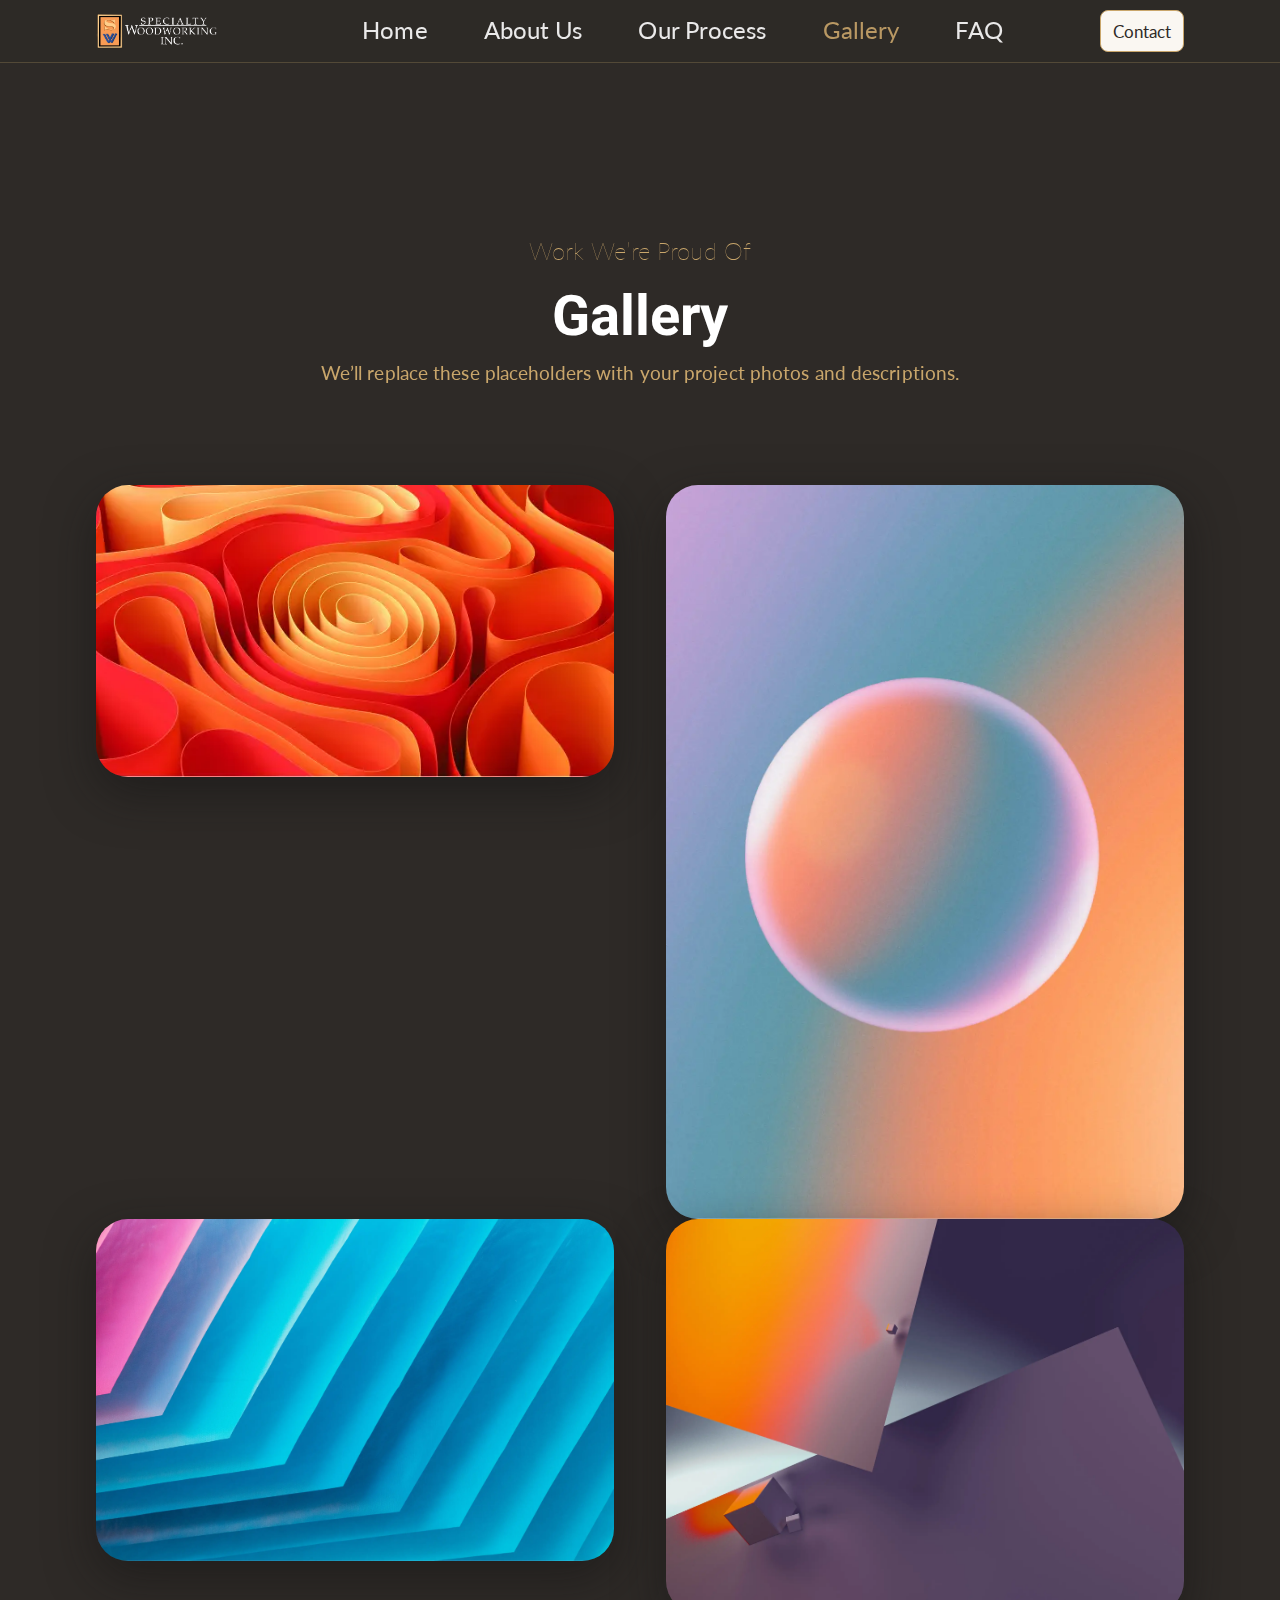
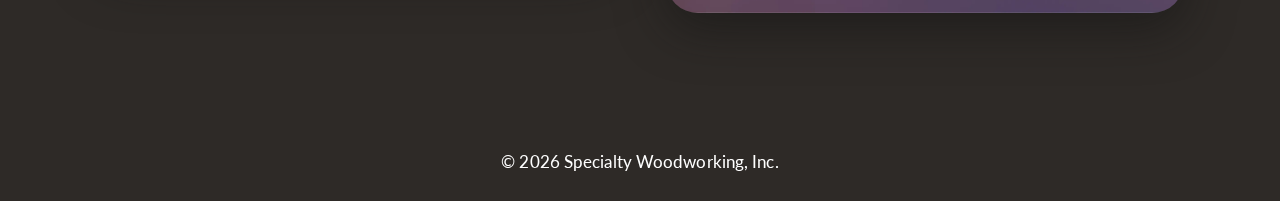
<file: gallery.html>
<!doctype html>
<html class="h-100" lang="en">
  <head>
    <meta charset="utf-8">
    <meta name="viewport" content="width=device-width,initial-scale=1,shrink-to-fit=no">
    <meta name="description" content="Project gallery showcasing custom woodworking and millwork.">
    <link rel="apple-touch-icon" sizes="180x180" href="img/apple-touch-icon.png">
    <link rel="icon" type="image/png" sizes="32x32" href="img/favicon-32x32.png">
    <link rel="icon" type="image/png" sizes="16x16" href="img/favicon-16x16.png">
    <link rel="icon" type="image/png" sizes="96x96" href="img/favicon.png">
    <title>Gallery | Specialty Woodworking, Inc.</title>
    <link rel="preconnect" href="https://fonts.googleapis.com">
    <link rel="preconnect" href="https://fonts.gstatic.com" crossorigin>
    <link href="https://fonts.googleapis.com/css2?family=Heebo:wght@400;600;700&family=Lato:wght@400;700;900&display=swap" rel="stylesheet">
    <link rel="stylesheet" href="css/theme.min.css">
    <link rel="stylesheet" href="css/custom.css">
  </head>
  <body class="bg-black text-white mt-0">
    <nav id="navScroll" class="navbar navbar-dark bg-black fixed-top px-vw-5" tabindex="0">
      <div class="container">
        <a class="navbar-brand pe-md-4 col-12 col-md-auto text-center" href="index.html">
          <img src="img/Specialty Woodworking Logo.webp" alt="Specialty Woodworking, Inc." class="brand-logo" />
        </a>
        <ul class="navbar-nav mx-auto mb-2 mb-lg-0 list-group list-group-horizontal">
          <li class="nav-item"><a class="nav-link fs-5" href="index.html">Home</a></li>
          <li class="nav-item"><a class="nav-link fs-5" href="about.html">About Us</a></li>
          <li class="nav-item"><a class="nav-link fs-5" href="process.html">Our Process</a></li>
          <li class="nav-item"><a class="nav-link fs-5 active" href="gallery.html">Gallery</a></li>
          <li class="nav-item"><a class="nav-link fs-5" href="faq.html">FAQ</a></li>
        </ul>
        <a href="contact.html" class="btn btn-light"><small>Contact</small></a>
      </div>
    </nav>
    <main>
      <div class="container py-vh-5 mt-5">
        <div class="row d-flex justify-content-center py-vh-4">
          <div class="col-12 col-lg-10 col-xl-8 text-center">
            <span class="h5 text-secondary fw-lighter">Work We’re Proud Of</span>
            <h1 class="display-4 fw-bold mt-3">Gallery</h1>
            <p class="text-secondary">We’ll replace these placeholders with your project photos and descriptions.</p>
          </div>
        </div>
        <div class="row g-4" data-masonry="{ &quot;percentPosition&quot;: true }">
          <div class="col-12 col-md-6"><img class="img-fluid rounded-5 shadow" src="img/webp/abstract4.webp" alt="Project 1"></div>
          <div class="col-12 col-md-6"><img class="img-fluid rounded-5 shadow" src="img/webp/abstract6.webp" alt="Project 2"></div>
          <div class="col-12 col-md-6"><img class="img-fluid rounded-5 shadow" src="img/webp/abstract12.webp" alt="Project 3"></div>
          <div class="col-12 col-md-6"><img class="img-fluid rounded-5 shadow" src="img/webp/abstract18.webp" alt="Project 4"></div>
        </div>
      </div>
    </main>
    <footer class="bg-black border-top border-dark">
      <div class="container text-center small py-vh-2">© <span id="year"></span> Specialty Woodworking, Inc.</div>
    </footer>
    <script src="js/bootstrap.bundle.min.js"></script>
    <script>document.getElementById('year').textContent = new Date().getFullYear();</script>
  </body>
</html>
</file>
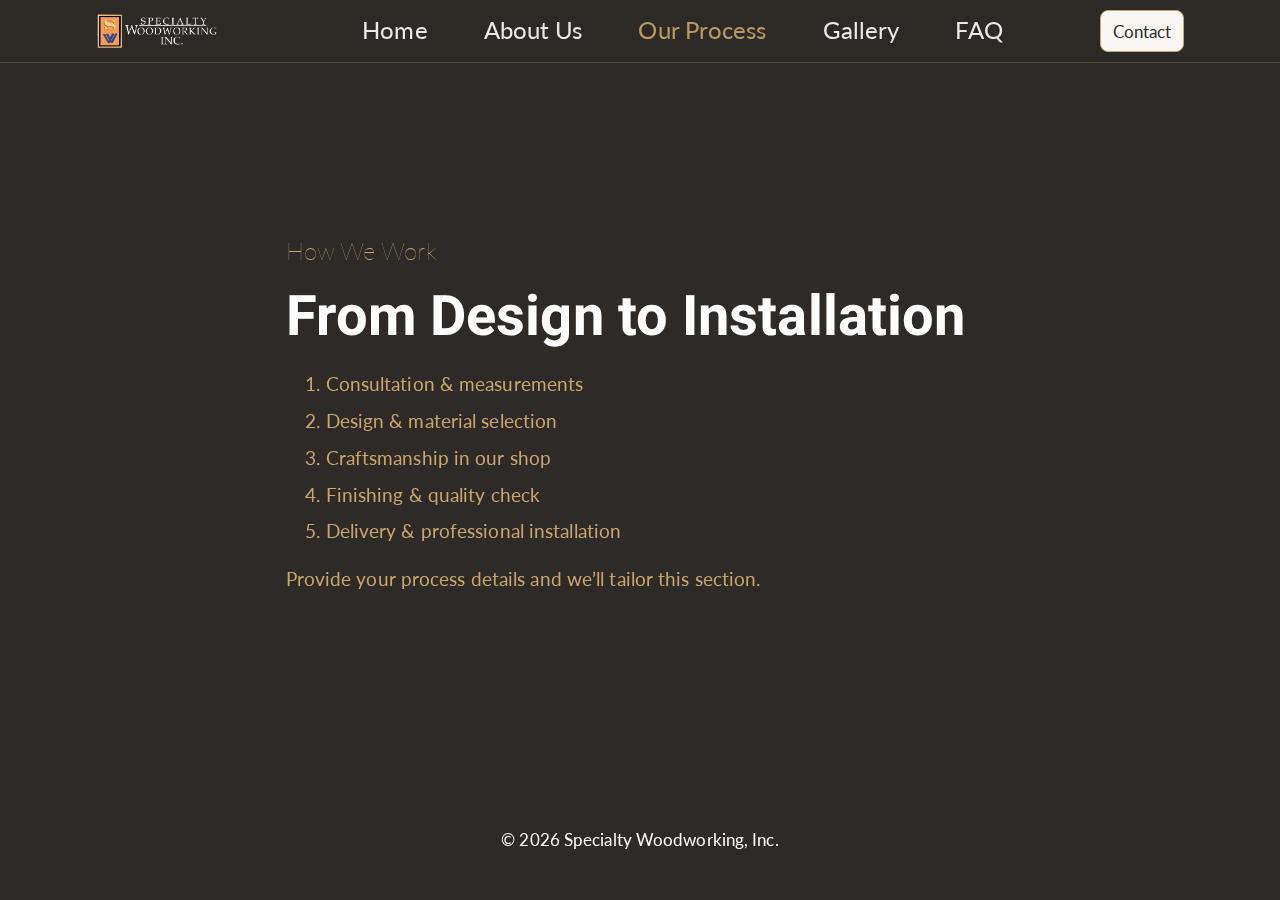
<file: process.html>
<!doctype html>
<html class="h-100" lang="en">
  <head>
    <meta charset="utf-8">
    <meta name="viewport" content="width=device-width,initial-scale=1,shrink-to-fit=no">
    <meta name="description" content="Our woodworking process — from design to installation.">
    <link rel="apple-touch-icon" sizes="180x180" href="img/apple-touch-icon.png">
    <link rel="icon" type="image/png" sizes="32x32" href="img/favicon-32x32.png">
    <link rel="icon" type="image/png" sizes="16x16" href="img/favicon-16x16.png">
    <link rel="icon" type="image/png" sizes="96x96" href="img/favicon.png">
    <title>Our Process | Specialty Woodworking, Inc.</title>
    <link rel="preconnect" href="https://fonts.googleapis.com">
    <link rel="preconnect" href="https://fonts.gstatic.com" crossorigin>
    <link href="https://fonts.googleapis.com/css2?family=Heebo:wght@400;600;700&family=Lato:wght@400;700;900&display=swap" rel="stylesheet">
    <link rel="stylesheet" href="css/theme.min.css">
    <link rel="stylesheet" href="css/custom.css">
  </head>
  <body class="bg-black text-white mt-0">
    <nav id="navScroll" class="navbar navbar-dark bg-black fixed-top px-vw-5" tabindex="0">
      <div class="container">
        <a class="navbar-brand pe-md-4 col-12 col-md-auto text-center" href="index.html">
          <img src="img/Specialty Woodworking Logo.webp" alt="Specialty Woodworking, Inc." class="brand-logo" />
        </a>
        <ul class="navbar-nav mx-auto mb-2 mb-lg-0 list-group list-group-horizontal">
          <li class="nav-item"><a class="nav-link fs-5" href="index.html">Home</a></li>
          <li class="nav-item"><a class="nav-link fs-5" href="about.html">About Us</a></li>
          <li class="nav-item"><a class="nav-link fs-5 active" href="process.html">Our Process</a></li>
          <li class="nav-item"><a class="nav-link fs-5" href="gallery.html">Gallery</a></li>
          <li class="nav-item"><a class="nav-link fs-5" href="faq.html">FAQ</a></li>
        </ul>
        <a href="contact.html" class="btn btn-light"><small>Contact</small></a>
      </div>
    </nav>
    <main>
      <div class="container py-vh-5 mt-5">
        <div class="row d-flex justify-content-center py-vh-4">
          <div class="col-12 col-lg-10 col-xl-8">
            <span class="h5 text-secondary fw-lighter">How We Work</span>
            <h1 class="display-4 fw-bold mt-3">From Design to Installation</h1>
            <ol class="text-secondary mt-4">
              <li class="mb-2">Consultation & measurements</li>
              <li class="mb-2">Design & material selection</li>
              <li class="mb-2">Craftsmanship in our shop</li>
              <li class="mb-2">Finishing & quality check</li>
              <li class="mb-2">Delivery & professional installation</li>
            </ol>
            <p class="text-secondary">Provide your process details and we’ll tailor this section.</p>
          </div>
        </div>
      </div>
    </main>
    <footer class="bg-black border-top border-dark">
      <div class="container text-center small py-vh-2">© <span id="year"></span> Specialty Woodworking, Inc.</div>
    </footer>
    <script src="js/bootstrap.bundle.min.js"></script>
    <script>document.getElementById('year').textContent = new Date().getFullYear();</script>
  </body>
</html>
</file>
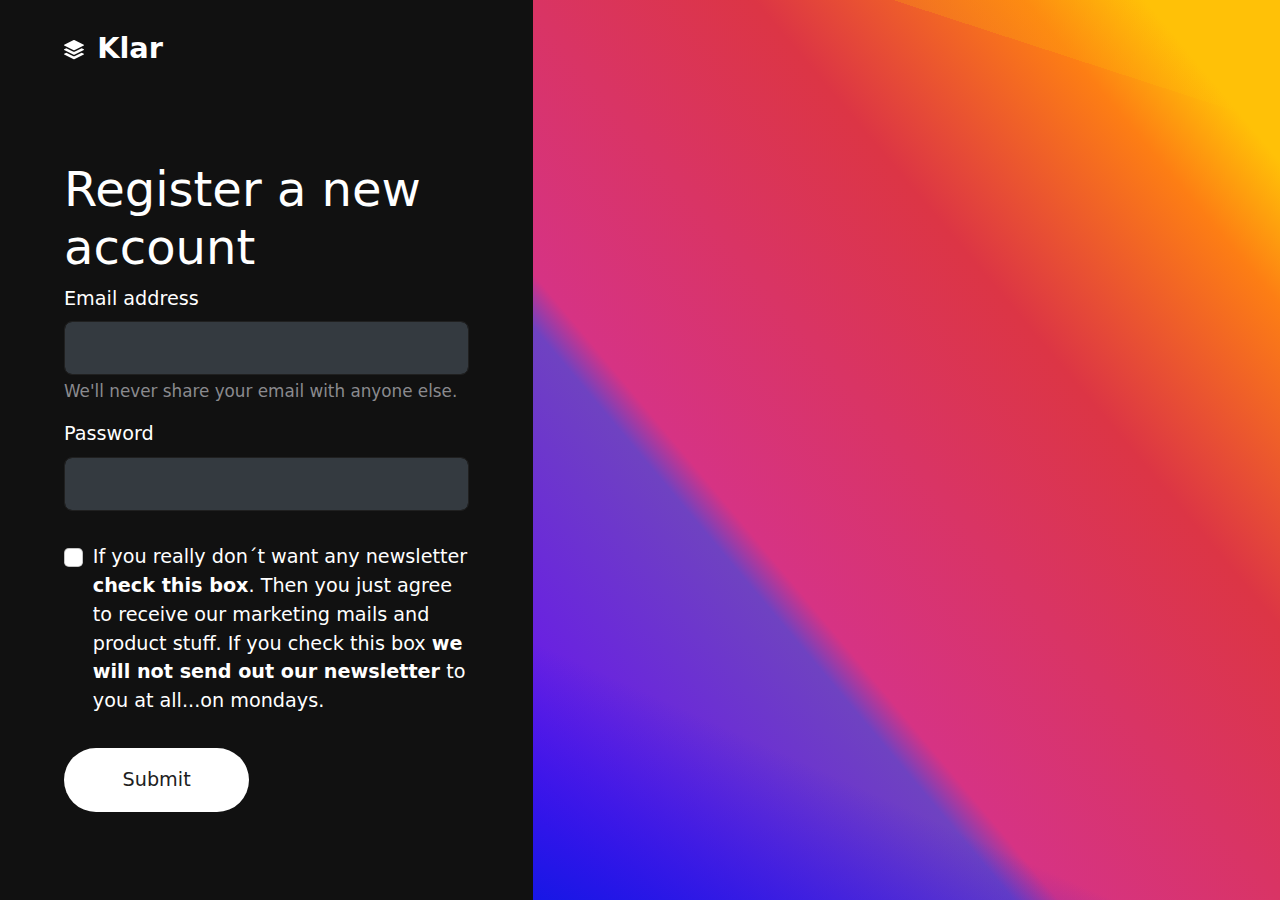
<file: system.html>
<!doctype html>
<html class="h-100" lang="en">

  <head>
      <meta charset="utf-8">
  <meta name="viewport" content="width=device-width,initial-scale=1,shrink-to-fit=no">
  <meta name="description" content="A well made and handcrafted Bootstrap 5 template">
  <link rel="apple-touch-icon" sizes="180x180" href="img/apple-touch-icon.png">
  <link rel="icon" type="image/png" sizes="32x32" href="img/favicon-32x32.png">
  <link rel="icon" type="image/png" sizes="16x16" href="img/favicon-16x16.png">
  <link rel="icon" type="image/png" sizes="96x96" href="img/favicon.png">
  <meta name="author" content="Holger Koenemann">
  <meta name="generator" content="Eleventy v2.0.0">
  <meta name="HandheldFriendly" content="true">
  <title>Register a new account</title>
  <link rel="stylesheet" href="css/theme.min.css">


  </head>

  <body class="d-flex h-100 w-100 bg-black text-white" data-bs-spy="scroll" data-bs-target="#navScroll">

    <div class="h-100 container-fluid">
      <div class="h-100 row d-flex align-items-stretch">
        
          <div class="col-12 col-md-7 col-lg-6 col-xl-5 d-flex align-items-start flex-column px-vw-5">
          
            <header class="mb-auto py-vh-2 col-12">
              <a class="navbar-brand pe-md-4 fs-4 col-12 col-md-auto text-center" href="index.html">
  <svg xmlns="http://www.w3.org/2000/svg" width="20" height="20" fill="currentColor" class="bi bi-stack" viewBox="0 0 16 16">
    <path d="m14.12 10.163 1.715.858c.22.11.22.424 0 .534L8.267 15.34a.598.598 0 0 1-.534 0L.165 11.555a.299.299 0 0 1 0-.534l1.716-.858 5.317 2.659c.505.252 1.1.252 1.604 0l5.317-2.66zM7.733.063a.598.598 0 0 1 .534 0l7.568 3.784a.3.3 0 0 1 0 .535L8.267 8.165a.598.598 0 0 1-.534 0L.165 4.382a.299.299 0 0 1 0-.535L7.733.063z"/>
    <path d="m14.12 6.576 1.715.858c.22.11.22.424 0 .534l-7.568 3.784a.598.598 0 0 1-.534 0L.165 7.968a.299.299 0 0 1 0-.534l1.716-.858 5.317 2.659c.505.252 1.1.252 1.604 0l5.317-2.659z"/>
  </svg>
  <span class="ms-md-1 mt-1 fw-bolder me-md-5">Klar</span>
</a>

            </header>
            <main class="mb-auto col-12">
              <h1>Register a new account</h1>
              
<form class="row">
  <div class="col-12">
  <div class="mb-3">
    <label for="exampleInputEmail1" class="form-label">Email address</label>
    <input type="email" class="form-control form-control-lg bg-gray-800 border-dark" id="exampleInputEmail1" aria-describedby="emailHelp">
    <div id="emailHelp" class="form-text">We'll never share your email with anyone else.</div>
  </div>
  <div class="mb-3">
    <label for="exampleInputPassword1" class="form-label">Password</label>
    <input type="password" class="form-control form-control-lg bg-gray-800 border-dark" id="exampleInputPassword1">
  </div>
  <div class="mb-3 form-check py-3">
    <input type="checkbox" class="form-check-input" id="exampleCheck1">
    <label class="form-check-label" for="exampleCheck1">If you really don´t want any newsletter <strong>check this box</strong>. Then you just agree to receive our marketing mails and product stuff. If you check this box <strong>we will not send out our newsletter</strong> to you at all...on mondays.</label>
  </div>
  <button type="submit" class="btn btn-white btn-xl mb-4">Submit</button>
</div>
</form>

            </main>
          </div>
          
            <div class="col-12 col-md-5 col-lg-6 col-xl-7 gradient"></div>
          
        </div>

      </div></body>
    </html>
</file>
<file: css/custom.css>
:root {
  /* Brand Palette for Specialty Woodworking, Inc. */
  --brand-primary: #5C3B1E; /* Walnut */
  --brand-accent: #C9A66B;  /* Warm Gold */
  --brand-dark: #2E2A27;   /* Charcoal */
  --brand-light: #FAF7F2;  /* Off-white */
  --brand-green: #2F4F3E;  /* Forest */

  /* Map to Bootstrap CSS variables and fonts */
  --bs-primary: var(--brand-primary);
  --bs-primary-rgb: 92, 59, 30;
  --bs-secondary: var(--brand-accent);
  --bs-secondary-rgb: 201, 166, 107;
  --bs-dark: var(--brand-dark);
  --bs-dark-rgb: 46, 42, 39;
  --bs-black-rgb: 46, 42, 39;
  --bs-link-color: var(--brand-accent);
  --bs-link-hover-color: #b8945e;
  --bs-body-font-family: 'Lato', system-ui, -apple-system, 'Segoe UI', Roboto, 'Helvetica Neue', Arial, 'Noto Sans', sans-serif, 'Apple Color Emoji', 'Segoe UI Emoji', 'Segoe UI Symbol', 'Noto Color Emoji';
  /* Softer rounding akin to WP theme */
  --bs-border-radius: 0.5rem;
  --bs-border-radius-lg: 0.75rem;
  --bs-border-radius-xl: 1rem;
}

/* Backgrounds and text tweaks for dark theme */
.bg-black { background-color: var(--brand-dark) !important; }
.bg-dark { background-color: var(--brand-dark) !important; }
.text-secondary { color: var(--brand-accent) !important; }

/* Buttons tuned for brand */
.btn { border-radius: var(--bs-border-radius); }
.btn-xl { padding: 0.85rem 1.5rem; font-size: 1.05rem; border-radius: var(--bs-border-radius-lg); }
.btn-lg { padding: 0.7rem 1.25rem; border-radius: var(--bs-border-radius); }
.btn-sm { padding: 0.35rem 0.75rem; border-radius: calc(var(--bs-border-radius) - 0.15rem); }

.btn-primary {
  background-color: var(--brand-accent);
  border-color: var(--brand-accent);
  color: var(--brand-dark);
}
.btn-primary:hover {
  background-color: #b8945e;
  border-color: #b8945e;
  color: var(--brand-dark);
}
.btn-outline-primary {
  background-color: transparent;
  border-color: var(--brand-accent);
  color: var(--brand-accent);
}
.btn-outline-primary:hover {
  background-color: rgba(201, 166, 107, 0.15);
  color: var(--brand-accent);
}

.btn-light {
  background-color: var(--brand-light);
  color: var(--brand-dark);
  border-color: var(--brand-accent);
}
.btn-light:hover {
  background-color: #f1e9df;
  color: var(--brand-dark);
  border-color: #b8945e;
}
.btn-white { color: var(--brand-dark); }

/* Fancy link color on dark background */
.link-fancy-light { color: var(--brand-accent); }
.link-fancy-light:hover { color: #b8945e; }

/* Navbar brand color on dark bg */
.navbar.navbar-dark .navbar-brand { color: #fff; }

/* Utility: subtle gold borders */
.border-secondary { border-color: rgba(201, 166, 107, 0.35) !important; }

/* Header refinements */
.navbar {
  padding-top: 0.5rem;
  padding-bottom: 0.5rem;
  background-color: rgba(46, 42, 39, 0.9) !important; /* subtle translucency */
  backdrop-filter: saturate(120%) blur(6px);
  border-bottom: 1px solid rgba(201, 166, 107, 0.25);
}
.brand-logo {
  height: 36px;
  width: auto;
  display: block;
}
.navbar .nav-link {
  font-weight: 400;
  font-size: 1rem;
  padding: 0.25rem 0.75rem;
  opacity: 0.9;
}
.navbar .nav-link:hover { opacity: 1; }
.navbar .nav-link.active { color: var(--brand-accent) !important; }

/* Typography: use Heebo for headings, Lato for body */
h1, h2, h3, h4, h5, h6 { font-family: 'Heebo', var(--bs-body-font-family); font-weight: 600; }
body { font-weight: 400; letter-spacing: 0.1px; }

/* Tame oversized display headings from template */
.display-huge { font-size: clamp(2.2rem, 6vw, 3.5rem) !important; line-height: 1.1; }
.lead { font-weight: 400; opacity: 0.95; }

/* Section spacing similar to the WP layout */
.section { padding: 4rem 0; }
@media (min-width: 992px) { .section { padding: 6rem 0; } }
.section-narrow .container, .container.narrow { max-width: 980px; }
</file>
<file: css/theme.min.css>
/*!
   * Bootstrap  v5.2.1 (https://getbootstrap.com/)
   * Copyright 2011-2022 The Bootstrap Authors
   * Copyright 2011-2022 Twitter, Inc.
   * Licensed under MIT (https://github.com/twbs/bootstrap/blob/main/LICENSE)
   */:root{--bs-blue:#1717e5;--bs-indigo:#6610f2;--bs-purple:#6f42c1;--bs-pink:#d63384;--bs-red:#dc3545;--bs-orange:#fd7e14;--bs-yellow:#ffc107;--bs-green:#198754;--bs-teal:#20c997;--bs-cyan:#0dcaf0;--bs-white:#fff;--bs-gray:#8a8a8e;--bs-gray-dark:#343a40;--bs-gray-100:#f8f9fa;--bs-gray-200:#e9ecef;--bs-gray-300:#dee2e6;--bs-gray-400:#ced4da;--bs-gray-500:#adb5bd;--bs-gray-600:#8a8a8e;--bs-gray-700:#495057;--bs-gray-800:#343a40;--bs-gray-900:#202020;--bs-primary:#1717e5;--bs-secondary:#8a8a8e;--bs-success:#198754;--bs-info:#0dcaf0;--bs-warning:#ffc107;--bs-danger:#dc3545;--bs-light:#f8f9fa;--bs-dark:#202020;--bs-primary-rgb:23,23,229;--bs-secondary-rgb:138,138,142;--bs-success-rgb:25,135,84;--bs-info-rgb:13,202,240;--bs-warning-rgb:255,193,7;--bs-danger-rgb:220,53,69;--bs-light-rgb:248,249,250;--bs-dark-rgb:32,32,32;--bs-white-rgb:255,255,255;--bs-black-rgb:17,17,17;--bs-body-color-rgb:32,32,32;--bs-body-bg-rgb:255,255,255;--bs-font-sans-serif:"Inter",system-ui,-apple-system,"Segoe UI",Roboto,"Helvetica Neue",Arial,"Noto Sans",sans-serif,"Apple Color Emoji","Segoe UI Emoji","Segoe UI Symbol","Noto Color Emoji";--bs-font-monospace:SFMono-Regular,Menlo,Monaco,Consolas,"Liberation Mono","Courier New",monospace;--bs-gradient:linear-gradient(180deg, rgba(255, 255, 255, 0.15), rgba(255, 255, 255, 0));--bs-body-font-family:var(--bs-font-sans-serif);--bs-body-font-size:1.2rem;--bs-body-font-weight:400;--bs-body-line-height:1.5;--bs-body-color:#202020;--bs-body-bg:#fff;--bs-border-width:1px;--bs-border-style:solid;--bs-border-color:#dee2e6;--bs-border-color-translucent:rgba(17, 17, 17, 0.175);--bs-border-radius:0.375rem;--bs-border-radius-sm:0.25rem;--bs-border-radius-lg:0.5rem;--bs-border-radius-xl:1rem;--bs-border-radius-2xl:2rem;--bs-border-radius-pill:50rem;--bs-link-color:#1717e5;--bs-link-hover-color:#1212b7;--bs-code-color:#d63384;--bs-highlight-bg:#fff3cd}*,::after,::before{box-sizing:border-box}@media (prefers-reduced-motion:no-preference){:root{scroll-behavior:smooth}}body{margin:0;font-family:var(--bs-body-font-family);font-size:var(--bs-body-font-size);font-weight:var(--bs-body-font-weight);line-height:var(--bs-body-line-height);color:var(--bs-body-color);text-align:var(--bs-body-text-align);background-color:var(--bs-body-bg);-webkit-text-size-adjust:100%;-webkit-tap-highlight-color:rgba(17,17,17,0)}.h1,.h2,.h3,.h4,.h5,.h6,h1,h2,h3,h4,h5,h6{margin-top:0;margin-bottom:.5rem;font-weight:500;line-height:1.2}.h1,h1{font-size:calc(1.425rem + 2.1vw)}@media (min-width:1200px){.h1,h1{font-size:3rem}}.h2,h2{font-size:calc(1.365rem + 1.38vw)}@media (min-width:1200px){.h2,h2{font-size:2.4rem}}.h3,h3{font-size:calc(1.335rem + 1.02vw)}@media (min-width:1200px){.h3,h3{font-size:2.1rem}}.h4,h4{font-size:calc(1.305rem + .66vw)}@media (min-width:1200px){.h4,h4{font-size:1.8rem}}.h5,h5{font-size:calc(1.275rem + .3vw)}@media (min-width:1200px){.h5,h5{font-size:1.5rem}}.h6,h6{font-size:1.2rem}p{margin-top:0;margin-bottom:1rem}address{margin-bottom:1rem;font-style:normal;line-height:inherit}ul{padding-left:2rem}ul{margin-top:0;margin-bottom:1rem}ul ul{margin-bottom:0}strong{font-weight:bolder}.small,small{font-size:.875em}a{color:var(--bs-link-color);text-decoration:underline}a:hover{color:var(--bs-link-hover-color)}a:not([href]):not([class]),a:not([href]):not([class]):hover{color:inherit;text-decoration:none}img,svg{vertical-align:middle}label{display:inline-block}button{border-radius:0}button:focus:not(:focus-visible){outline:0}button,input{margin:0;font-family:inherit;font-size:inherit;line-height:inherit}button{text-transform:none}[type=button],[type=submit],button{-webkit-appearance:button}[type=button]:not(:disabled),[type=submit]:not(:disabled),button:not(:disabled){cursor:pointer}::-moz-focus-inner{padding:0;border-style:none}::-webkit-datetime-edit-day-field,::-webkit-datetime-edit-fields-wrapper,::-webkit-datetime-edit-hour-field,::-webkit-datetime-edit-minute,::-webkit-datetime-edit-month-field,::-webkit-datetime-edit-text,::-webkit-datetime-edit-year-field{padding:0}::-webkit-inner-spin-button{height:auto}::-webkit-search-decoration{-webkit-appearance:none}::-webkit-color-swatch-wrapper{padding:0}::file-selector-button{font:inherit;-webkit-appearance:button}.lead{font-size:calc(1.2846rem + .4152vw);font-weight:300}@media (min-width:1200px){.lead{font-size:1.596rem}}.display-1{font-size:calc(1.625rem + 4.5vw);font-weight:300;line-height:1.2}@media (min-width:1200px){.display-1{font-size:5rem}}.display-4{font-size:calc(1.475rem + 2.7vw);font-weight:300;line-height:1.2}@media (min-width:1200px){.display-4{font-size:3.5rem}}.img-fluid{max-width:100%;height:auto}.container,.container-fluid{--bs-gutter-x:4vw;--bs-gutter-y:0;width:100%;padding-right:calc(var(--bs-gutter-x) * .5);padding-left:calc(var(--bs-gutter-x) * .5);margin-right:auto;margin-left:auto}@media (min-width:576px){.container{max-width:540px}}@media (min-width:768px){.container{max-width:720px}}@media (min-width:992px){.container{max-width:960px}}@media (min-width:1200px){.container{max-width:1140px}}@media (min-width:1680px){.container{max-width:1600px}}.row{--bs-gutter-x:4vw;--bs-gutter-y:0;display:flex;flex-wrap:wrap;margin-top:calc(-1 * var(--bs-gutter-y));margin-right:calc(-.5 * var(--bs-gutter-x));margin-left:calc(-.5 * var(--bs-gutter-x))}.row>*{flex-shrink:0;width:100%;max-width:100%;padding-right:calc(var(--bs-gutter-x) * .5);padding-left:calc(var(--bs-gutter-x) * .5);margin-top:var(--bs-gutter-y)}.col{flex:1 0 0%}.col-5{flex:0 0 auto;width:41.66667%}.col-6{flex:0 0 auto;width:50%}.col-12{flex:0 0 auto;width:100%}.offset-1{margin-left:8.33333%}.g-5,.gx-5{--bs-gutter-x:3rem}.g-5{--bs-gutter-y:3rem}@media (min-width:768px){.col-md-auto{flex:0 0 auto;width:auto}.col-md-5{flex:0 0 auto;width:41.66667%}.col-md-6{flex:0 0 auto;width:50%}.col-md-7{flex:0 0 auto;width:58.33333%}}@media (min-width:992px){.col-lg-3{flex:0 0 auto;width:25%}.col-lg-4{flex:0 0 auto;width:33.33333%}.col-lg-5{flex:0 0 auto;width:41.66667%}.col-lg-6{flex:0 0 auto;width:50%}.col-lg-7{flex:0 0 auto;width:58.33333%}.col-lg-10{flex:0 0 auto;width:83.33333%}.offset-lg-1{margin-left:8.33333%}}@media (min-width:1200px){.col-xl-5{flex:0 0 auto;width:41.66667%}.col-xl-7{flex:0 0 auto;width:58.33333%}.col-xl-8{flex:0 0 auto;width:66.66667%}.col-xl-9{flex:0 0 auto;width:75%}.col-xl-10{flex:0 0 auto;width:83.33333%}}.form-label{margin-bottom:.5rem}.form-text{margin-top:.25rem;font-size:.875em;color:#8a8a8e}.form-control{display:block;width:100%;padding:.375rem .75rem;font-size:1.2rem;font-weight:400;line-height:1.5;color:#202020;background-color:#fff;background-clip:padding-box;border:1px solid #ced4da;appearance:none;border-radius:.375rem;transition:border-color .15s ease-in-out,box-shadow .15s ease-in-out}@media (prefers-reduced-motion:reduce){.form-control{transition:none}}.form-control:focus{color:#202020;background-color:#fff;border-color:#8b8bf2;outline:0;box-shadow:0 0 0 .25rem rgba(23,23,229,.25)}.form-control::-webkit-date-and-time-value{height:1.5em}.form-control::placeholder{color:#8a8a8e;opacity:1}.form-control:disabled{background-color:#e9ecef;opacity:1}.form-control::file-selector-button{padding:.375rem .75rem;margin:-.375rem -.75rem;margin-inline-end:.75rem;color:#202020;background-color:#e9ecef;pointer-events:none;border-color:inherit;border-style:solid;border-width:0;border-inline-end-width:1px;border-radius:0;transition:color .15s ease-in-out,background-color .15s ease-in-out,border-color .15s ease-in-out,box-shadow .15s ease-in-out}@media (prefers-reduced-motion:reduce){.form-control::file-selector-button{transition:none}}.form-control:hover:not(:disabled):not([readonly])::file-selector-button{background-color:#dde0e3}.form-control-lg{min-height:calc(1.5em + 1rem + 2px);padding:.5rem 1rem;font-size:calc(1.275rem + .3vw);border-radius:.5rem}@media (min-width:1200px){.form-control-lg{font-size:1.5rem}}.form-control-lg::file-selector-button{padding:.5rem 1rem;margin:-.5rem -1rem;margin-inline-end:1rem}.form-check{display:block;min-height:1.8rem;padding-left:1.5em;margin-bottom:.125rem}.form-check .form-check-input{float:left;margin-left:-1.5em}.form-check-input{width:1em;height:1em;margin-top:.25em;vertical-align:top;background-color:#fff;background-repeat:no-repeat;background-position:center;background-size:contain;border:1px solid rgba(17,17,17,.25);appearance:none;print-color-adjust:exact}.form-check-input[type=checkbox]{border-radius:.25em}.form-check-input:active{filter:brightness(90%)}.form-check-input:focus{border-color:#8b8bf2;outline:0;box-shadow:0 0 0 .25rem rgba(23,23,229,.25)}.form-check-input:checked{background-color:#1717e5;border-color:#1717e5}.form-check-input:checked[type=checkbox]{background-image:url("data:image/svg+xml,%3csvg xmlns='http://www.w3.org/2000/svg' viewBox='0 0 20 20'%3e%3cpath fill='none' stroke='%23fff' stroke-linecap='round' stroke-linejoin='round' stroke-width='3' d='m6 10 3 3 6-6'/%3e%3c/svg%3e")}.form-check-input[type=checkbox]:indeterminate{background-color:#1717e5;border-color:#1717e5;background-image:url("data:image/svg+xml,%3csvg xmlns='http://www.w3.org/2000/svg' viewBox='0 0 20 20'%3e%3cpath fill='none' stroke='%23fff' stroke-linecap='round' stroke-linejoin='round' stroke-width='3' d='M6 10h8'/%3e%3c/svg%3e")}.form-check-input:disabled{pointer-events:none;filter:none;opacity:.5}.form-check-input:disabled~.form-check-label{cursor:default;opacity:.5}.btn{--bs-btn-padding-x:0.75rem;--bs-btn-padding-y:0.375rem;--bs-btn-font-size:1.2rem;--bs-btn-font-weight:400;--bs-btn-line-height:1.5;--bs-btn-color:#202020;--bs-btn-bg:transparent;--bs-btn-border-width:1px;--bs-btn-border-color:transparent;--bs-btn-border-radius:99rem;--bs-btn-hover-border-color:transparent;--bs-btn-box-shadow:inset 0 1px 0 rgba(255, 255, 255, 0.15),0 1px 1px rgba(17, 17, 17, 0.075);--bs-btn-disabled-opacity:0.65;--bs-btn-focus-box-shadow:0 0 0 0.25rem rgba(var(--bs-btn-focus-shadow-rgb), .5);display:inline-block;padding:var(--bs-btn-padding-y) var(--bs-btn-padding-x);font-family:var(--bs-btn-font-family);font-size:var(--bs-btn-font-size);font-weight:var(--bs-btn-font-weight);line-height:var(--bs-btn-line-height);color:var(--bs-btn-color);text-align:center;text-decoration:none;vertical-align:middle;cursor:pointer;user-select:none;border:var(--bs-btn-border-width) solid var(--bs-btn-border-color);border-radius:var(--bs-btn-border-radius);background-color:var(--bs-btn-bg);transition:color .15s ease-in-out,background-color .15s ease-in-out,border-color .15s ease-in-out,box-shadow .15s ease-in-out}@media (prefers-reduced-motion:reduce){.btn{transition:none}}.btn:first-child:hover,:not(.btn-check)+.btn:hover{color:var(--bs-btn-hover-color);background-color:var(--bs-btn-hover-bg);border-color:var(--bs-btn-hover-border-color)}.btn:focus-visible{color:var(--bs-btn-hover-color);background-color:var(--bs-btn-hover-bg);border-color:var(--bs-btn-hover-border-color);outline:0;box-shadow:var(--bs-btn-focus-box-shadow)}.btn.active,.btn.show,.btn:first-child:active,:not(.btn-check)+.btn:active{color:var(--bs-btn-active-color);background-color:var(--bs-btn-active-bg);border-color:var(--bs-btn-active-border-color)}.btn.active:focus-visible,.btn.show:focus-visible,.btn:first-child:active:focus-visible,:not(.btn-check)+.btn:active:focus-visible{box-shadow:var(--bs-btn-focus-box-shadow)}.btn:disabled{color:var(--bs-btn-disabled-color);pointer-events:none;background-color:var(--bs-btn-disabled-bg);border-color:var(--bs-btn-disabled-border-color);opacity:var(--bs-btn-disabled-opacity)}.btn-light{--bs-btn-color:#111;--bs-btn-bg:#f8f9fa;--bs-btn-border-color:#f8f9fa;--bs-btn-hover-color:#111;--bs-btn-hover-bg:#d3d4d5;--bs-btn-hover-border-color:#c6c7c8;--bs-btn-focus-shadow-rgb:213,214,215;--bs-btn-active-color:#111;--bs-btn-active-bg:#c6c7c8;--bs-btn-active-border-color:#babbbc;--bs-btn-active-shadow:inset 0 3px 5px rgba(17, 17, 17, 0.125);--bs-btn-disabled-color:#111;--bs-btn-disabled-bg:#f8f9fa;--bs-btn-disabled-border-color:#f8f9fa}.btn-outline-light{--bs-btn-color:#f8f9fa;--bs-btn-border-color:#f8f9fa;--bs-btn-hover-color:#111;--bs-btn-hover-bg:#f8f9fa;--bs-btn-hover-border-color:#f8f9fa;--bs-btn-focus-shadow-rgb:248,249,250;--bs-btn-active-color:#111;--bs-btn-active-bg:#f8f9fa;--bs-btn-active-border-color:#f8f9fa;--bs-btn-active-shadow:inset 0 3px 5px rgba(17, 17, 17, 0.125);--bs-btn-disabled-color:#f8f9fa;--bs-btn-disabled-bg:transparent;--bs-btn-disabled-border-color:#f8f9fa;--bs-gradient:none}.fade{transition:opacity .15s linear}@media (prefers-reduced-motion:reduce){.fade{transition:none}}.fade:not(.show){opacity:0}.collapse:not(.show){display:none}.collapsing{height:0;overflow:hidden;transition:height .35s ease}@media (prefers-reduced-motion:reduce){.collapsing{transition:none}}.nav{--bs-nav-link-padding-x:1rem;--bs-nav-link-padding-y:0.5rem;--bs-nav-link-color:var(--bs-link-color);--bs-nav-link-hover-color:var(--bs-link-hover-color);--bs-nav-link-disabled-color:#8a8a8e;display:flex;flex-wrap:wrap;padding-left:0;margin-bottom:0;list-style:none}.nav-link{display:block;padding:var(--bs-nav-link-padding-y) var(--bs-nav-link-padding-x);font-size:var(--bs-nav-link-font-size);font-weight:var(--bs-nav-link-font-weight);color:var(--bs-nav-link-color);text-decoration:none;transition:color .15s ease-in-out,background-color .15s ease-in-out,border-color .15s ease-in-out}@media (prefers-reduced-motion:reduce){.nav-link{transition:none}}.nav-link:focus,.nav-link:hover{color:var(--bs-nav-link-hover-color)}.navbar{--bs-navbar-padding-x:0;--bs-navbar-padding-y:0.5rem;--bs-navbar-color:rgba(17, 17, 17, 0.7);--bs-navbar-hover-color:rgba(17, 17, 17, 0.8);--bs-navbar-disabled-color:rgba(17, 17, 17, 0.3);--bs-navbar-active-color:rgba(17, 17, 17, 0.9);--bs-navbar-brand-padding-y:0.275rem;--bs-navbar-brand-margin-end:1rem;--bs-navbar-brand-font-size:1.5rem;--bs-navbar-brand-color:rgba(17, 17, 17, 0.9);--bs-navbar-brand-hover-color:rgba(17, 17, 17, 0.9);--bs-navbar-nav-link-padding-x:0.5rem;--bs-navbar-toggler-padding-y:0.25rem;--bs-navbar-toggler-padding-x:0.75rem;--bs-navbar-toggler-font-size:1.5rem;--bs-navbar-toggler-icon-bg:url("data:image/svg+xml,%3csvg xmlns='http://www.w3.org/2000/svg' viewBox='0 0 30 30'%3e%3cpath stroke='rgba%2817, 17, 17, 0.7%29' stroke-linecap='round' stroke-miterlimit='10' stroke-width='2' d='M4 7h22M4 15h22M4 23h22'/%3e%3c/svg%3e");--bs-navbar-toggler-border-color:rgba(17, 17, 17, 0.1);--bs-navbar-toggler-border-radius:99rem;--bs-navbar-toggler-focus-width:0.25rem;--bs-navbar-toggler-transition:box-shadow 0.15s ease-in-out;position:relative;display:flex;flex-wrap:wrap;align-items:center;justify-content:space-between;padding:var(--bs-navbar-padding-y) var(--bs-navbar-padding-x)}.navbar>.container,.navbar>.container-fluid{display:flex;flex-wrap:inherit;align-items:center;justify-content:space-between}.navbar-brand{padding-top:var(--bs-navbar-brand-padding-y);padding-bottom:var(--bs-navbar-brand-padding-y);margin-right:var(--bs-navbar-brand-margin-end);font-size:var(--bs-navbar-brand-font-size);color:var(--bs-navbar-brand-color);text-decoration:none;white-space:nowrap}.navbar-brand:focus,.navbar-brand:hover{color:var(--bs-navbar-brand-hover-color)}.navbar-nav{--bs-nav-link-padding-x:0;--bs-nav-link-padding-y:0.5rem;--bs-nav-link-color:var(--bs-navbar-color);--bs-nav-link-hover-color:var(--bs-navbar-hover-color);--bs-nav-link-disabled-color:var(--bs-navbar-disabled-color);display:flex;flex-direction:column;padding-left:0;margin-bottom:0;list-style:none}.navbar-nav .nav-link.active,.navbar-nav .show>.nav-link{color:var(--bs-navbar-active-color)}.navbar-dark{--bs-navbar-color:rgba(255, 255, 255, 0.55);--bs-navbar-hover-color:rgba(255, 255, 255, 0.75);--bs-navbar-disabled-color:rgba(255, 255, 255, 0.25);--bs-navbar-active-color:#fff;--bs-navbar-brand-color:#fff;--bs-navbar-brand-hover-color:#fff;--bs-navbar-toggler-border-color:rgba(255, 255, 255, 0.1);--bs-navbar-toggler-icon-bg:url("data:image/svg+xml,%3csvg xmlns='http://www.w3.org/2000/svg' viewBox='0 0 30 30'%3e%3cpath stroke='rgba%28255, 255, 255, 0.55%29' stroke-linecap='round' stroke-miterlimit='10' stroke-width='2' d='M4 7h22M4 15h22M4 23h22'/%3e%3c/svg%3e")}.card{--bs-card-spacer-y:1rem;--bs-card-spacer-x:1rem;--bs-card-title-spacer-y:0.5rem;--bs-card-border-width:1px;--bs-card-border-color:var(--bs-border-color-translucent);--bs-card-border-radius:0.375rem;--bs-card-inner-border-radius:calc(0.375rem - 1px);--bs-card-cap-padding-y:0.5rem;--bs-card-cap-padding-x:1rem;--bs-card-cap-bg:rgba(17, 17, 17, 0.03);--bs-card-bg:#fff;--bs-card-img-overlay-padding:1rem;--bs-card-group-margin:2vw;position:relative;display:flex;flex-direction:column;min-width:0;height:var(--bs-card-height);word-wrap:break-word;background-color:var(--bs-card-bg);background-clip:border-box;border:var(--bs-card-border-width) solid var(--bs-card-border-color);border-radius:var(--bs-card-border-radius)}.card>.list-group{border-top:inherit;border-bottom:inherit}.card>.list-group:first-child{border-top-width:0;border-top-left-radius:var(--bs-card-inner-border-radius);border-top-right-radius:var(--bs-card-inner-border-radius)}.card>.list-group:last-child{border-bottom-width:0;border-bottom-right-radius:var(--bs-card-inner-border-radius);border-bottom-left-radius:var(--bs-card-inner-border-radius)}@keyframes progress-bar-stripes{0%{background-position-x:1rem}}.list-group{--bs-list-group-color:#202020;--bs-list-group-bg:#fff;--bs-list-group-border-color:rgba(17, 17, 17, 0.125);--bs-list-group-border-width:1px;--bs-list-group-border-radius:0.375rem;--bs-list-group-item-padding-x:1rem;--bs-list-group-item-padding-y:0.5rem;--bs-list-group-action-color:#495057;--bs-list-group-action-hover-color:#495057;--bs-list-group-action-hover-bg:#f8f9fa;--bs-list-group-action-active-color:#202020;--bs-list-group-action-active-bg:#e9ecef;--bs-list-group-disabled-color:#8a8a8e;--bs-list-group-disabled-bg:#fff;--bs-list-group-active-color:#fff;--bs-list-group-active-bg:#1717e5;--bs-list-group-active-border-color:#1717e5;display:flex;flex-direction:column;padding-left:0;margin-bottom:0;border-radius:var(--bs-list-group-border-radius)}.list-group-horizontal{flex-direction:row}@keyframes spinner-border{to{transform:rotate(360deg)}}@keyframes spinner-grow{0%{transform:scale(0)}50%{opacity:1;transform:none}}@keyframes placeholder-glow{50%{opacity:.2}}@keyframes placeholder-wave{100%{mask-position:-200% 0}}.fixed-top{position:fixed;top:0;right:0;left:0;z-index:1030}.opacity-75{opacity:.75!important}.overflow-hidden{overflow:hidden!important}.d-flex{display:flex!important}.shadow{box-shadow:0 1rem 3rem rgba(17,17,17,.5)!important}.shadow-sm{box-shadow:0 1rem 1.5rem rgba(17,17,17,.25)!important}.position-relative{position:relative!important}.position-absolute{position:absolute!important}.top-0{top:0!important}.bottom-0{bottom:0!important}.start-0{left:0!important}.border-top{border-top:var(--bs-border-width) var(--bs-border-style) var(--bs-border-color)!important}.border-end{border-right:var(--bs-border-width) var(--bs-border-style) var(--bs-border-color)!important}.border-bottom{border-bottom:var(--bs-border-width) var(--bs-border-style) var(--bs-border-color)!important}.border-secondary{--bs-border-opacity:1;border-color:rgba(var(--bs-secondary-rgb),var(--bs-border-opacity))!important}.border-dark{--bs-border-opacity:1;border-color:rgba(var(--bs-dark-rgb),var(--bs-border-opacity))!important}.border-5{--bs-border-width:5px}.w-100{width:100%!important}.h-50{height:50%!important}.h-100{height:100%!important}.flex-column{flex-direction:column!important}.justify-content-start{justify-content:flex-start!important}.justify-content-center{justify-content:center!important}.align-items-start{align-items:flex-start!important}.align-items-center{align-items:center!important}.align-items-stretch{align-items:stretch!important}.mx-auto{margin-right:auto!important;margin-left:auto!important}.my-5{margin-top:3rem!important;margin-bottom:3rem!important}.mt-0{margin-top:0!important}.mt-1{margin-top:.25rem!important}.mt-3{margin-top:1rem!important}.mt-5{margin-top:3rem!important}.me-2{margin-right:.5rem!important}.me-3{margin-right:1rem!important}.mb-2{margin-bottom:.5rem!important}.mb-3{margin-bottom:1rem!important}.mb-4{margin-bottom:1.5rem!important}.mb-5{margin-bottom:3rem!important}.mb-auto{margin-bottom:auto!important}.ms-5{margin-left:3rem!important}.mb-n5{margin-bottom:-3rem!important}.p-0{padding:0!important}.p-5{padding:3rem!important}.px-0{padding-right:0!important;padding-left:0!important}.py-3{padding-top:1rem!important;padding-bottom:1rem!important}.py-4{padding-top:1.5rem!important;padding-bottom:1.5rem!important}.py-5{padding-top:3rem!important;padding-bottom:3rem!important}.pt-0{padding-top:0!important}.pt-3{padding-top:1rem!important}.pt-5{padding-top:3rem!important}.pb-0{padding-bottom:0!important}.pb-4{padding-bottom:1.5rem!important}.fs-1{font-size:calc(1.425rem + 2.1vw)!important}.fs-4{font-size:calc(1.305rem + .66vw)!important}.fs-5{font-size:calc(1.275rem + .3vw)!important}.fs-6{font-size:1.2rem!important}.fw-light{font-weight:300!important}.fw-lighter{font-weight:lighter!important}.fw-bold{font-weight:700!important}.fw-bolder{font-weight:bolder!important}.lh-1{line-height:1!important}.text-center{text-align:center!important}.text-secondary{--bs-text-opacity:1;color:rgba(var(--bs-secondary-rgb),var(--bs-text-opacity))!important}.text-white{--bs-text-opacity:1;color:rgba(var(--bs-white-rgb),var(--bs-text-opacity))!important}.text-muted{--bs-text-opacity:1;color:#8a8a8e!important}.bg-dark{--bs-bg-opacity:1;background-color:rgba(var(--bs-dark-rgb),var(--bs-bg-opacity))!important}.bg-black{--bs-bg-opacity:1;background-color:rgba(var(--bs-black-rgb),var(--bs-bg-opacity))!important}.bg-transparent{--bs-bg-opacity:1;background-color:transparent!important}.rounded-5{border-radius:var(--bs-border-radius-2xl)!important}.rounded-circle{border-radius:50%!important}@media (min-width:768px){.me-md-5{margin-right:3rem!important}.ms-md-1{margin-left:.25rem!important}.pe-md-4{padding-right:1.5rem!important}}@media (min-width:992px){.mb-lg-0{margin-bottom:0!important}.text-lg-start{text-align:left!important}.text-lg-end{text-align:right!important}}@media (min-width:1200px){.fs-1{font-size:3rem!important}.fs-4{font-size:1.8rem!important}.fs-5{font-size:1.5rem!important}}html{scroll-behavior:smooth}.btn,.nav-link.collapsed,.navbar,.scrolled,.shadow,a,img{transition:all .5s ease-in-out 0s}.bg-cover{background-size:cover;background-position:center center}.navbar{padding-top:32px;padding-bottom:32px}.navbar.scrolled{padding-top:12px;padding-bottom:12px;background-color:#111}.link-fancy{color:#1717e5;text-decoration:none;display:inline-block;position:relative}.link-fancy-light{color:#fff}.link-fancy:hover{color:#8a8a8e}.link-fancy-light:hover{color:#8a8a8e}.link-fancy:before{content:'';display:block;height:1px;width:100%;transform-origin:left;position:absolute;left:0;bottom:0;background-image:linear-gradient(90deg,#1717e5 0,#1717e5 25%,transparent 0,transparent 50%,#1717e5 0,#1717e5 75%,transparent 0,transparent);background-repeat:no-repeat;background-position:0;background-size:400% 1px;transition:background-position .8s ease-in-out}.link-fancy-light:before{background-image:linear-gradient(90deg,#fff 0,#fff 25%,transparent 0,transparent 50%,#fff 0,#fff 75%,transparent 0,transparent)}.link-fancy:hover:before{background-position:100%}.display-huge{font-size:calc(2.5rem + 1.5vw);font-weight:600;letter-spacing:-.02rem}.navbar-dark a.nav-link{color:#fff;border-bottom:2px solid transparent;margin:0 1rem;font-size:1.33rem}.navbar-dark a.nav-link:hover{border-bottom:2px solid #fff}.gradient{background-image:linear-gradient(24deg,#1717e5,transparent 21%),linear-gradient(198deg,rgba(255,193,7,.2) 11%,transparent 0),linear-gradient(50deg,#6610f2 5%,#6f42c1 32%,#d63384 35%,#dc3545 65%,#fd7e14 83%,#ffc107 91%)}.display-4{font-weight:500}.no-bottom-radius{border-bottom-left-radius:0!important;border-bottom-right-radius:0!important}.btn-xl{--bs-btn-padding-y:calc(.75rem + .5vh);--bs-btn-padding-x:calc(2rem + 2vw);--bs-btn-font-size:1.2rem;--bs-btn-border-radius:99rem}.btn-white{background-color:#fff;color:#202020}.btn-white:hover{background-color:#f8f9fa;color:#202020}.bg-cover{background-size:cover}.bg-center{background-position:center center}.bg-gray-800{background-color:#343a40}.bg-gray-900{background-color:#202020}.bg-black{background-color:#111}.py-vh-2{padding-top:3vh;padding-bottom:3vh}.py-vh-3{padding-top:6vh;padding-bottom:6vh}.py-vh-4{padding-top:9vh;padding-bottom:9vh}.py-vh-5{padding-top:12vh;padding-bottom:12vh}.px-vw-5{padding-left:5vw;padding-right:5vw}[data-aos][data-aos][data-aos-duration="300"],body[data-aos-duration="300"] [data-aos]{transition-duration:.3s}[data-aos][data-aos][data-aos-duration="400"],body[data-aos-duration="400"] [data-aos]{transition-duration:.4s}[data-aos][data-aos][data-aos-duration="500"],body[data-aos-duration="500"] [data-aos]{transition-duration:.5s}[data-aos][data-aos][data-aos-duration="700"],body[data-aos-duration="700"] [data-aos]{transition-duration:.7s}[data-aos][data-aos][data-aos-duration="800"],body[data-aos-duration="800"] [data-aos]{transition-duration:.8s}[data-aos][data-aos][data-aos-duration="2000"],body[data-aos-duration="2000"] [data-aos]{transition-duration:2s}[data-aos][data-aos][data-aos-duration="3000"],body[data-aos-duration="3000"] [data-aos]{transition-duration:3s}[data-aos]{pointer-events:none}[data-aos].aos-animate{pointer-events:auto}@media screen{html:not(.no-js) [data-aos^=fade][data-aos^=fade]{opacity:0;transition-property:opacity,-webkit-transform;transition-property:opacity,transform;transition-property:opacity,transform,-webkit-transform}html:not(.no-js) [data-aos^=fade][data-aos^=fade].aos-animate{opacity:1;-webkit-transform:none;transform:none}html:not(.no-js) [data-aos=fade-up]{-webkit-transform:translate3d(0,100px,0);transform:translate3d(0,100px,0)}html:not(.no-js) [data-aos=fade-right]{-webkit-transform:translate3d(-100px,0,0);transform:translate3d(-100px,0,0)}html:not(.no-js) [data-aos=fade-left]{-webkit-transform:translate3d(100px,0,0);transform:translate3d(100px,0,0)}html:not(.no-js) [data-aos^=zoom][data-aos^=zoom]{opacity:0;transition-property:opacity,-webkit-transform;transition-property:opacity,transform;transition-property:opacity,transform,-webkit-transform}html:not(.no-js) [data-aos^=zoom][data-aos^=zoom].aos-animate{opacity:1;-webkit-transform:translateZ(0) scale(1);transform:translateZ(0) scale(1)}html:not(.no-js) [data-aos=zoom-in-up]{-webkit-transform:translate3d(0,100px,0) scale(.6);transform:translate3d(0,100px,0) scale(.6)}html:not(.no-js) [data-aos=zoom-in-right]{-webkit-transform:translate3d(-100px,0,0) scale(.6);transform:translate3d(-100px,0,0) scale(.6)}html:not(.no-js) [data-aos=zoom-in-left]{-webkit-transform:translate3d(100px,0,0) scale(.6);transform:translate3d(100px,0,0) scale(.6)}}
</file>
